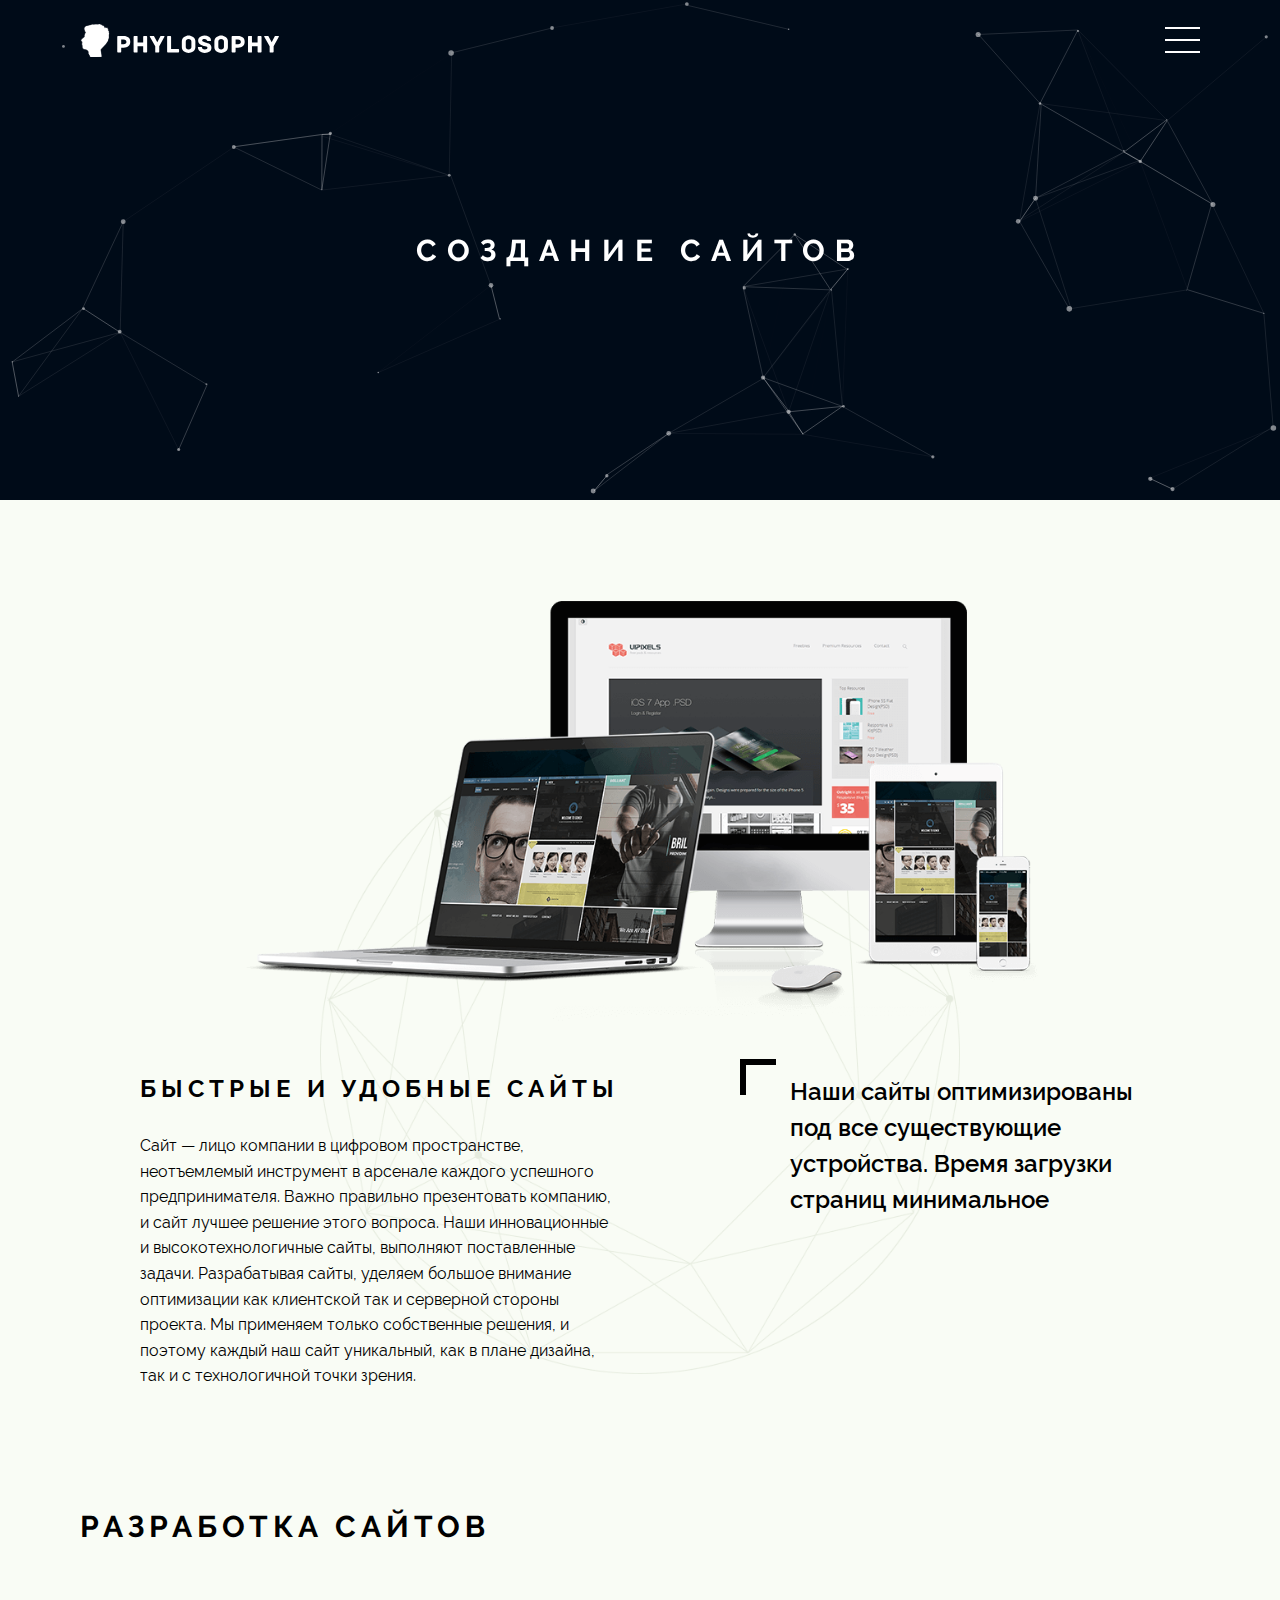
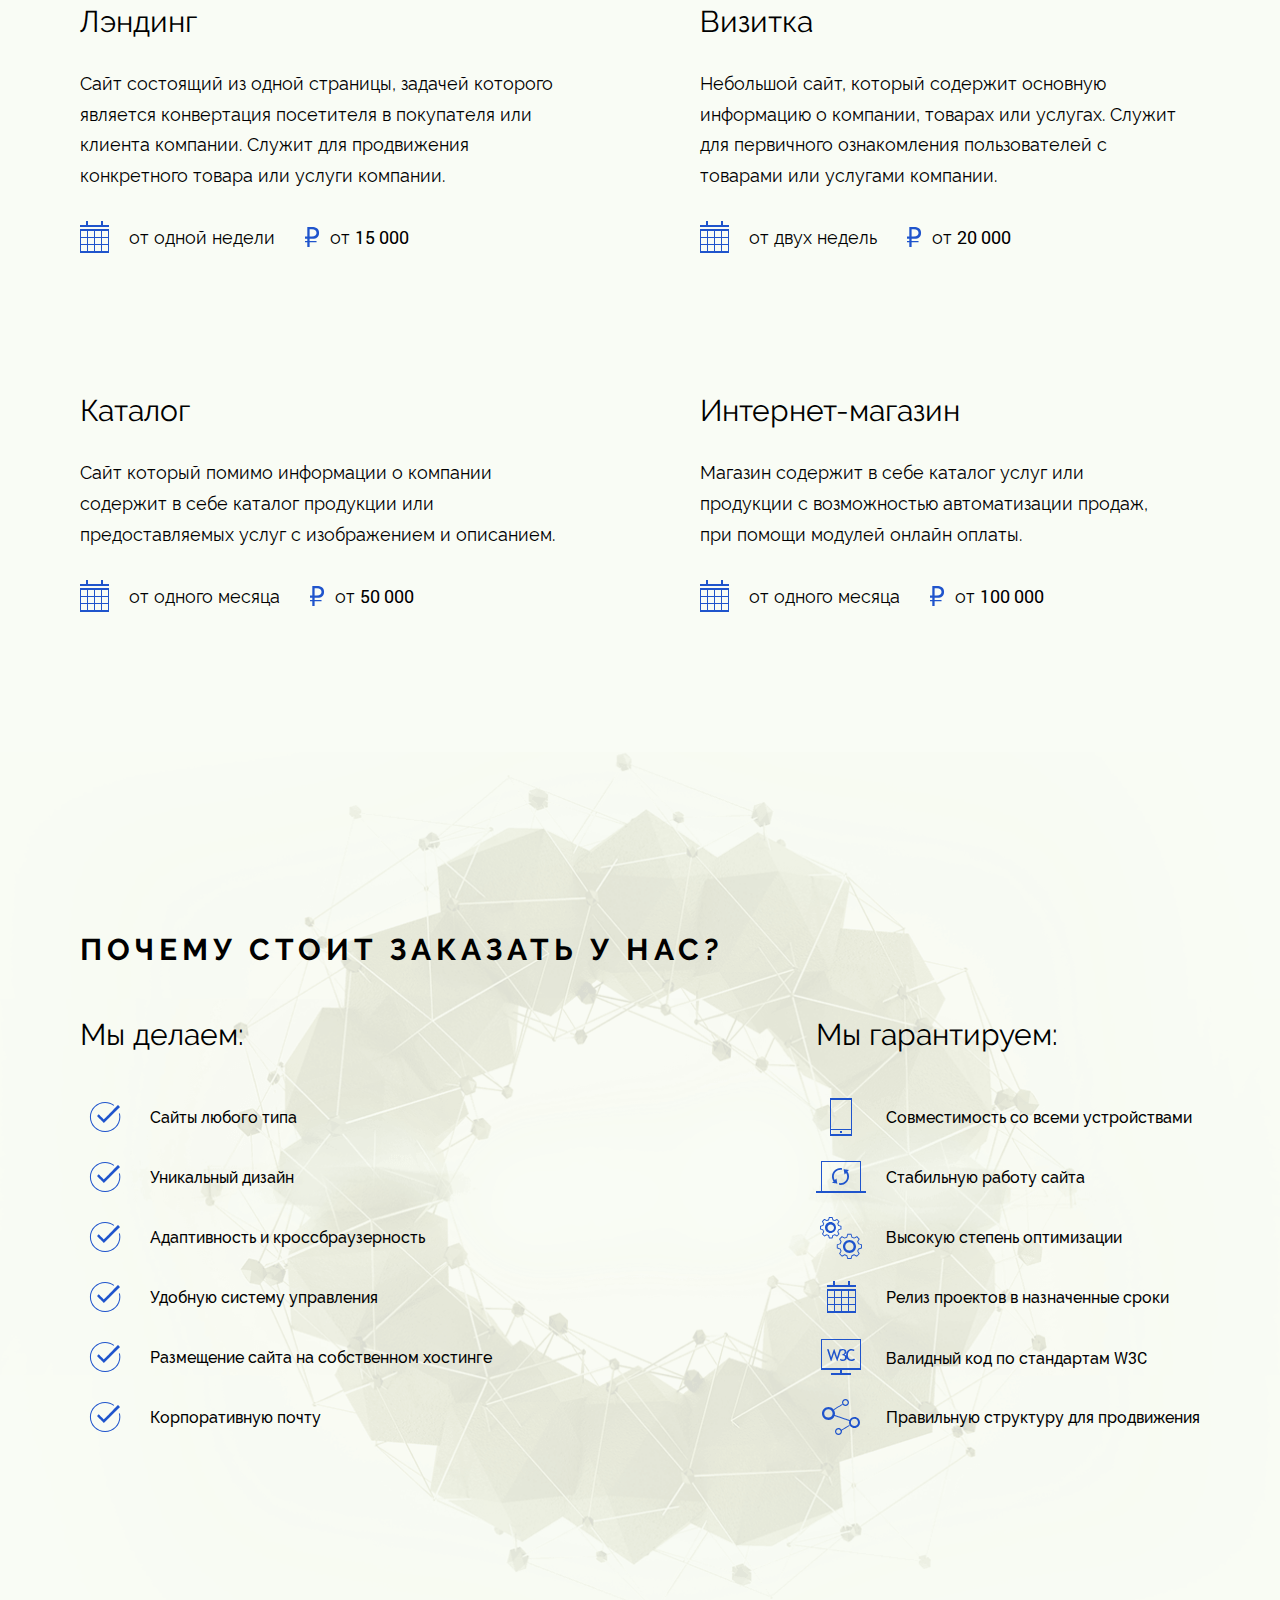
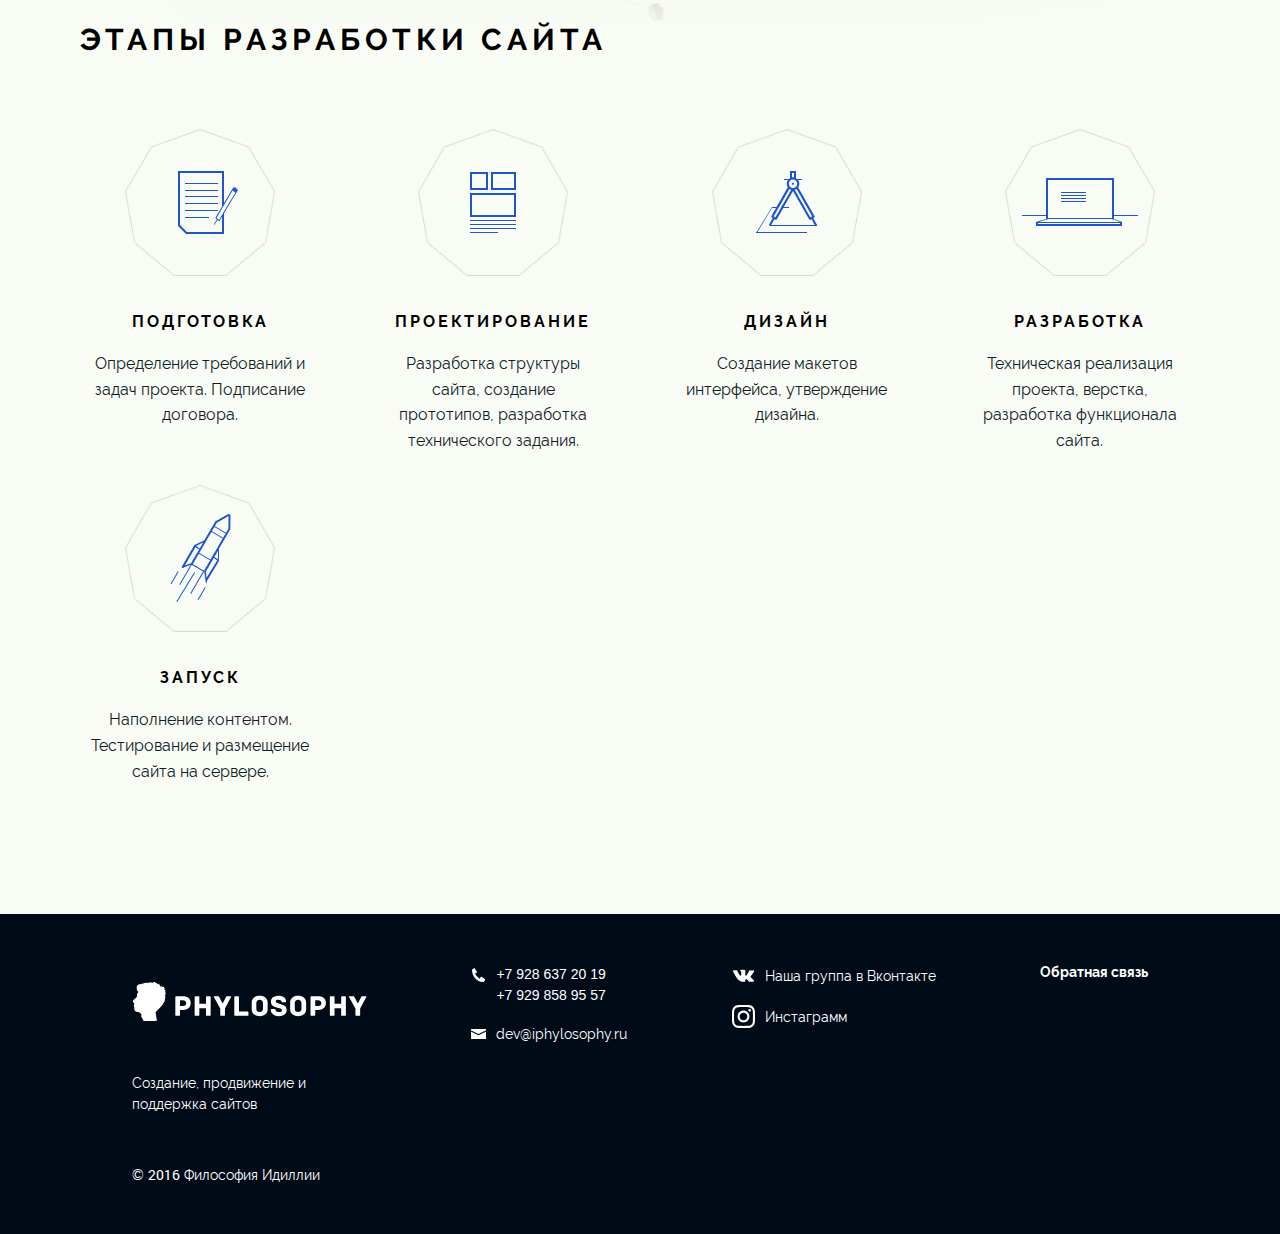
<file: create/index.html>
<!DOCTYPE html>
<html lang="ru">
<head>
	<meta charset="utf-8"/>
	<meta name="Description" content=""/>
	<meta name="DC.description" content=""/>
	<meta name="Keywords" content=""/>
	<meta name="DC.subject" content=""/>
	<meta name="format-detection" content="telephone=yes"/>
	<meta name="viewport" content="width=device-width, initial-scale=1.0">
	<meta http-equiv="X-UA-Compatible" content="IE=Edge" />
	<meta name="DC.title" content=""/>
	<title>IPHILOSOPHY — Создание современных сайтов</title>
	<link rel="stylesheet" type="text/css" href="/assets/css/jquery.bxslider.css">
	<link rel="stylesheet" href="/assets/css/main.min.css">
</head>
<style type="text/css">
.loaded .preload-cover{
	visibility:hidden;
	opacity:0;
}
.loaded .loader{
	visibility:hidden;
	opacity:0;
}
.preload-cover{
	position:fixed;width:100%;
	height:100%;
	left:0;
	top:0;
	background:#000b18;
	display:flex;
	-ms-align-items:center;
	align-items:center;
	justify-content:center;
	z-index:10000;
	visibility:visible;
	transition:all 0.5s 0.6s ease;
}
.loader,.loader:before,.loader:after{
	border:2px solid transparent;
	border-radius:50%;
	border-top-color:#fff;
	transition:all 0.5s ease
}
.loader{
	width:100px;
	height:100px;
	position:relative;
	animation:spin 1s infinite linear;
}
.loader:before,.loader:after{
	content:'';
	position:absolute
}
.loader:before{
	top:10px;
	bottom:10px;
	left:10px;
	right:10px;
	animation:spin 2s infinite linear;
}
.loader:after{
	top:22px;
	bottom:22px;
	left:22px;
	right:22px;
	animation:spin 1s infinite linear;
}

@-webkit-keyframes spin {
	from {
		transform:rotate(0deg);  
	}
	to { 
		transform:rotate(360deg);
	}
}

@-o-keyframes spin {
	from { 
		transform:rotate(0deg); 
	}
	to {
		transform:rotate(360deg);
	} 
}

@-moz-keyframes spin {
	from {
		transform:rotate(0deg);
	}
	to {
		transform:rotate(360deg);
	} 
}

@keyframes spin {
	from {
		transform:rotate(0deg);
	}
	to {
		transform:rotate(360deg);
	}
}
</style>
	<body>
		<div class="preload-cover">
			<div class="loader"></div>
		</div><header class="headTwo">
			<a href="/"><div class="logo bg_con"></div></a>
			<div class="hamburger-box">
				<div class="line l1"></div>
				<div class="line l2"></div>
				<div class="line l3"></div>
			</div>
		</header><div class="modal-menu fixed100">
			<div class="holder">
				<div class="typical-scroll-block m1 scrollbar-offset-minus-right">
					<div class="cover-block">
						<div class="item-block">
							<div class="item-box">
								<a href="/"><div class="item tr">
									<h2 class="menu-item">Главная</h2>
									<p class="item-info">Создание, поддержка, продвижение</p>
								</div></a>
							</div><div class="item-box">
								<a href="/create"><div class="item tr">
									<h2 class="menu-item">Создание сайтов</h2>
									<p class="item-info">Быстрые, удобные и оптимизированные</p>
								</div></a>
							</div><div class="item-box">
								<a href="/support"><div class="item tr">
									<h2 class="menu-item">Поддержка</h2>
									<p class="item-info">Своевременно оказываем помощь</p>
								</div></a>
							</div><div class="item-box">
								<a href="/promotion"><div class="item tr">
									<h2 class="menu-item">Продвижение</h2>
									<p class="item-info">Контекстная реклама и SEO оптимизация</p>
								</div></a>
							</div><div class="item-box">
								<a href="/design"><div class="item tr">
									<h2 class="menu-item">Дизайн</h2>
									<p class="item-info">Индивидуальный и креативный</p>
								</div></a>
							</div>
						</div><div class="item-block second">
							<div class="item-box fbk">
								<div class="item tr">
									<h2 class="menu-item">Контакты</h2>
									<p class="item-info">Связаться с нами, оставить сообщение</p>
								</div>
							</div><div class="item-box">
								<div class="item rel">
									<p class="phone">+7 928 637 20 19</p>
									<p class="phone sec">+7 929 858 95 57</p>
									<p class="item-info">Ежедневно с <span class="num">9:00</span> до <span class="num">21:00</span></p>
									<div class="icon phone bg_con"></div>
								</div>
							</div><div class="item-box">
								<div class="item rel">
									<p class="mail">dev@iphylosophy.ru</p>
									<p class="item-info">Электронная почта для вопросов и предложений</p>
									<div class="icon mail bg_con"></div>
								</div>
							</div><div class="item-box">
								<div class="item rel">
									<a href="https://vk.com/iphylosophy"><div class="social-img vk ibm bg_con"></div></a>
									<a href="https://www.instagram.com/iphylosophy.ru/"><div class="social-img inst ibm bg_con"></div></a>
									<p class="item-info">Мы в социальных сетях</p>
								</div>
							</div>
						</div>
					</div>
				</div>
			</div>
		</div><div class="modal-feedback">
			<div class="modal-holder">
				<div class="typical-scroll-block m2 scrollbar-offset-minus-right">
					<div class="cover-block">
						<div class="feedback-holder">
							<h2 class="menu-item">Контакты</h2>
							<form>
								<!-- Hidden Required Fields -->
								<input type="hidden" name="project_name" value="Философия Идиллии">
								<input type="hidden" name="admin_email" value="dev@iphylosophy.ru">
								<input type="hidden" name="form_subject" value="Контактная информация клиента">
								<!-- END Hidden Required Fields -->
								<input type="text" name="Имя" placeholder="Имя" required><br>
								<input type="text" name="E-mail" placeholder="E-mail"><br>
								<input type="text" name="Телефон" placeholder="Телефон" required><br>
								<textarea name="Сообщение" placeholder="Сообщение"></textarea><br>
								<button>Отправить сообщение</button>
							</form>
						</div><div class="item-block second">
								<div class="item-box">
									<div class="item rel">
										<p class="phone">+7 928 637 20 19</p>
										<p class="phone sec">+7 929 858 95 57</p>
										<p class="item-info">Ежедневно с <span class="num">9:00</span> до <span class="num">21:00</span></p>
										<div class="icon phone bg_con"></div>
									</div>
								</div><div class="item-box">
									<div class="item rel">
										<p class="mail">dev@iphylosophy.ru</p>
										<p class="item-info">Электронная почта для вопросов и предложений</p>
										<div class="icon mail bg_con"></div>
									</div>
								</div><div class="item-box">
									<div class="item rel">
										<a href="https://vk.com/iphylosophy"><div class="social-img vk ibm bg_con"></div></a>
										<a href="https://www.instagram.com/iphylosophy.ru/"><div class="social-img inst ibm bg_con"></div></a>
										<p class="item-info">Мы в социальных сетях</p>
									</div>
								</div>
							</div>
						</div>
					</div>
			</div><div class="hideline"></div><div class="close-feedback"></div>
		</div><section id="particles-js2" class="l2-head bg_cov">
			<h1 class="l2-title">Создание Сайтов</h1>
		</section><section class="create-about cr1">
			<div class="ca-holder bg_con">
				<div class="ca-image bg_con"></div>
				<div class="ca-cover">
					<div class="ca-block">
						<h2 class="create-page-title">Быстрые и Удобные Сайты</h2>
						<p class="create-page-info">Сайт — лицо компании в цифровом пространстве, неотъемлемый инструмент в арсенале каждого успешного предпринимателя. Важно правильно презентовать компанию, и сайт лучшее решение этого вопроса. Наши инновационные и высокотехнологичные сайты, выполняют поставленные задачи. Разрабатывая сайты, уделяем большое внимание оптимизации как клиентской так и серверной стороны проекта. Мы применяем только собственные решения, и поэтому каждый наш сайт уникальный, как в плане дизайна, так и с технологичной точки зрения.</p>
					</div><div class="promo-holder bbox">
						<div class="corner-line1"></div>
						<div class="corner-line2"></div>
						<p class="promo-info">Наши сайты оптимизированы под все существующие устройства. Время загрузки страниц минимальное</p>
					</div>
				</div>
			</div>
		</section><section class="site-price bg_cov">
			<div class="price-holder">
				<h2 class="create-page-title cr1">Разработка сайтов</h2>
				<div class="price-cover">
					<div class="price-item i1 bbox">
						<div class="item-holder">
							<h3 class="item-title">Лэндинг</h3>
							<p class="item-desc">Сайт состоящий из одной страницы, задачей которого является конвертация посетителя в покупателя или клиента компании. Служит для продвижения конкретного товара или услуги компании.</p>
								<div class="price-line"><div class="time bg_con"></div><p class="item-info">от одной недели</p><div class="rate bg_con"></div><p class="item-info">от <span class="prnum">15 000</span></p></div>
							<div class="button cr1">
								<div class="slide1 abs100 bbox">
									<p class="button-info">Заказать сайт</p><div class="helper"></div>
									</div><div class="slide2 abs100 bbox">
									<p class="button-info">Заказать сайт</p><div class="helper"></div>
								</div>
							</div>
						</div><div class="item-cover"></div>
					</div><div class="price-item i2 bbox">
						<div class="item-holder">
							<h3 class="item-title">Визитка</h3>
							<p class="item-desc">Небольшой сайт, который содержит основную информацию о компании, товарах или услугах. Служит для первичного ознакомления пользователей с товарами или услугами компании.</p>
							<div class="price-line"><div class="time bg_con"></div><p class="item-info">от двух недель</p><div class="rate bg_con"></div><p class="item-info">от <span class="prnum">20 000</span></p></div>
							<div class="button cr2">
								<div class="slide1 abs100 bbox">
									<p class="button-info">Заказать сайт</p><div class="helper"></div>
									</div><div class="slide2 abs100 bbox">
									<p class="button-info">Заказать сайт</p><div class="helper"></div>
								</div>
							</div>
						</div><div class="item-cover"></div>
					</div><div class="price-item i3 bbox">
						<div class="item-holder">
							<h3 class="item-title">Каталог</h3>
							<p class="item-desc">Сайт который помимо информации о компании содержит в себе каталог продукции или предоставляемых услуг с изображением и описанием.</p>
							<div class="price-line"><div class="time bg_con"></div><p class="item-info">от одного месяца</p><div class="rate bg_con"></div><p class="item-info">от <span class="prnum">50 000</span></p></div>
							<div class="button cr3">
								<div class="slide1 abs100 bbox">
									<p class="button-info">Заказать сайт</p><div class="helper"></div>
									</div><div class="slide2 abs100 bbox">
									<p class="button-info">Заказать сайт</p><div class="helper"></div>
								</div>
							</div>
						</div><div class="item-cover"></div>
					</div><div class="price-item i4 bbox">
						<div class="item-holder">
							<h3 class="item-title">Интернет-магазин</h3>
							<p class="item-desc">Магазин содержит в себе каталог услуг или продукции с возможностью автоматизации продаж, при помощи модулей онлайн оплаты.</p>
							<div class="price-line"><div class="time bg_con"></div><p class="item-info">от одного месяца</p><div class="rate bg_con"></div><p class="item-info">от <span class="prnum">100 000</span></p></div>
							<div class="button cr4">
								<div class="slide1 abs100 bbox">
									<p class="button-info">Заказать сайт</p><div class="helper"></div>
									</div><div class="slide2 abs100 bbox">
									<p class="button-info">Заказать сайт</p><div class="helper"></div>
								</div>
							</div>
						</div><div class="item-cover"></div>
					</div>
				</div>
			</div>
		</section><section class="why">
			<div class="why-holder bg_con">
				<h2 class="create-page-title">Почему стоит заказать у нас?</h2>
				<div class="why-cover">
					<div class="why-box">
						<h3 class="whywee">Мы делаем:</h3>
						<div class="why-line">
							<div class="why-icon bg_con"><div class="icon chek"></div></div><p class="why-info">Сайты любого типа</p>
						</div><div class="why-line">
							<div class="why-icon bg_con"><div class="icon chek"></div></div><p class="why-info">Уникальный дизайн</p>
						</div><div class="why-line">
							<div class="why-icon bg_con"><div class="icon chek"></div></div><p class="why-info">Адаптивность и кроссбраузерность</p>
						</div><div class="why-line">
							<div class="why-icon bg_con"><div class="icon chek"></div></div><p class="why-info">Удобную систему управления</p>
						</div><div class="why-line">
							<div class="why-icon bg_con"><div class="icon chek"></div></div><p class="why-info">Размещение сайта на собственном хостинге</p>
						</div><div class="why-line">
							<div class="why-icon bg_con"><div class="icon chek"></div></div><p class="why-info">Корпоративную почту</p>
						</div>
					</div><div class="why-box">
						<h3 class="whywee">Мы гарантируем:</h3>
						<div class="why-line">
							<div class="why-icon bg_con"><div class="icon cr1"></div></div><p class="why-info">Совместимость со всеми устройствами</p>
						</div><div class="why-line">
							<div class="why-icon bg_con"><div class="icon cr2"></div></div><p class="why-info">Стабильную работу сайта</p>
						</div><div class="why-line">
							<div class="why-icon bg_con"><div class="icon cr3"></div></div><p class="why-info">Высокую степень оптимизации</p>
						</div><div class="why-line">
							<div class="why-icon bg_con"><div class="icon cr4"></div></div><p class="why-info">Релиз проектов в назначенные сроки</p>
						</div><div class="why-line">
							<div class="why-icon bg_con"><div class="icon cr5"></div></div><p class="why-info">Валидный код по стандартам <span class="prnum">W3C</span></p>
						</div><div class="why-line">
							<div class="why-icon bg_con"><div class="icon cr6"></div></div><p class="why-info">Правильную структуру для продвижения</p>
						</div>
					</div>
				</div>
			</div>
		</section><section class="create-stage">
			<div class="stage-holder">
				<h2 class="create-page-title">Этапы разработки сайта</h2>
				<div class="stage-cover">
					<div class="stage-item">
						<div class="stage-image bg_con">
							<div class="stage-icon s1 bg_con"></div>
						</div><h3 class="stage-step">Подготовка</h3><p class="stage-info">Определение требований и задач проекта. Подписание договора.</p>
					</div><div class="stage-item">
						<div class="stage-image bg_con">
							<div class="stage-icon s2 bg_con"></div>
						</div><h3 class="stage-step">Проектирование</h3><p class="stage-info">Разработка структуры сайта, создание прототипов, разработка технического задания.</p>
					</div><div class="stage-item">
						<div class="stage-image bg_con">
							<div class="stage-icon s3 bg_con"></div>
						</div><h3 class="stage-step">Дизайн</h3><p class="stage-info">Создание макетов интерфейса, утверждение дизайна.</p>
					</div><div class="stage-item">
						<div class="stage-image bg_con">
							<div class="stage-icon s4 bg_con"></div>
						</div><h3 class="stage-step">Разработка</h3><p class="stage-info">Техническая реализация проекта, верстка, разработка функционала сайта.</p>
					</div><div class="stage-item">
						<div class="stage-image bg_con">
							<div class="stage-icon s5 bg_con"></div>
						</div><h3 class="stage-step">Запуск</h3><p class="stage-info">Наполнение контентом. Тестирование и размещение сайта на сервере.</p>
					</div>
				</div>
			</div>
		</section>

		<footer>
			<div class="footer-holder">
				<div class="footer-va ibm">
					<div class="footer-item">
						<a href="/"><div class="logo bg_con"></div></a>
						<p class="desc">Создание, продвижение и поддержка сайтов</p>
						<p class="cop">&#169; <span class="birthday">2016</span> Философия Идиллии</p>
					</div><div class="footer-item contacts">
						<div class="phone-box">
							<div class="item-line">
								<div class="icon phone bg_con"></div><a href="" class="number">+7 928 637 20 19</a>
							</div><div class="item-line">
								<a href="" class="number">+7 929 858 95 57</a>
							</div>
						</div><div class="mail-box">
							<div class="icon mail bg_con"></div><a href="" class="mail">dev@iphylosophy.ru</a>
						</div>
					</div><div class="footer-item social">
						<a href="https://vk.com/iphylosophy"><div class="item-line">
							<div class="icon vk bg_con"></div><p class="social-link">Наша группа в Вконтакте</p>
						</div></a><a href="https://www.instagram.com/iphylosophy.ru/"><div class="item-line">
							<div class="icon inst bg_con"></div><p class="social-link">Инстаграмм</p>
						</div></a>
					</div><div class="footer-item">
						<p class="feedback">Обратная связь</p>
					</div>
				</div><div class="helper"></div>
			</div>
		</footer>
		
		<script src="/assets/js/scripts.min.js"></script>
	</body>
</html>
</file>
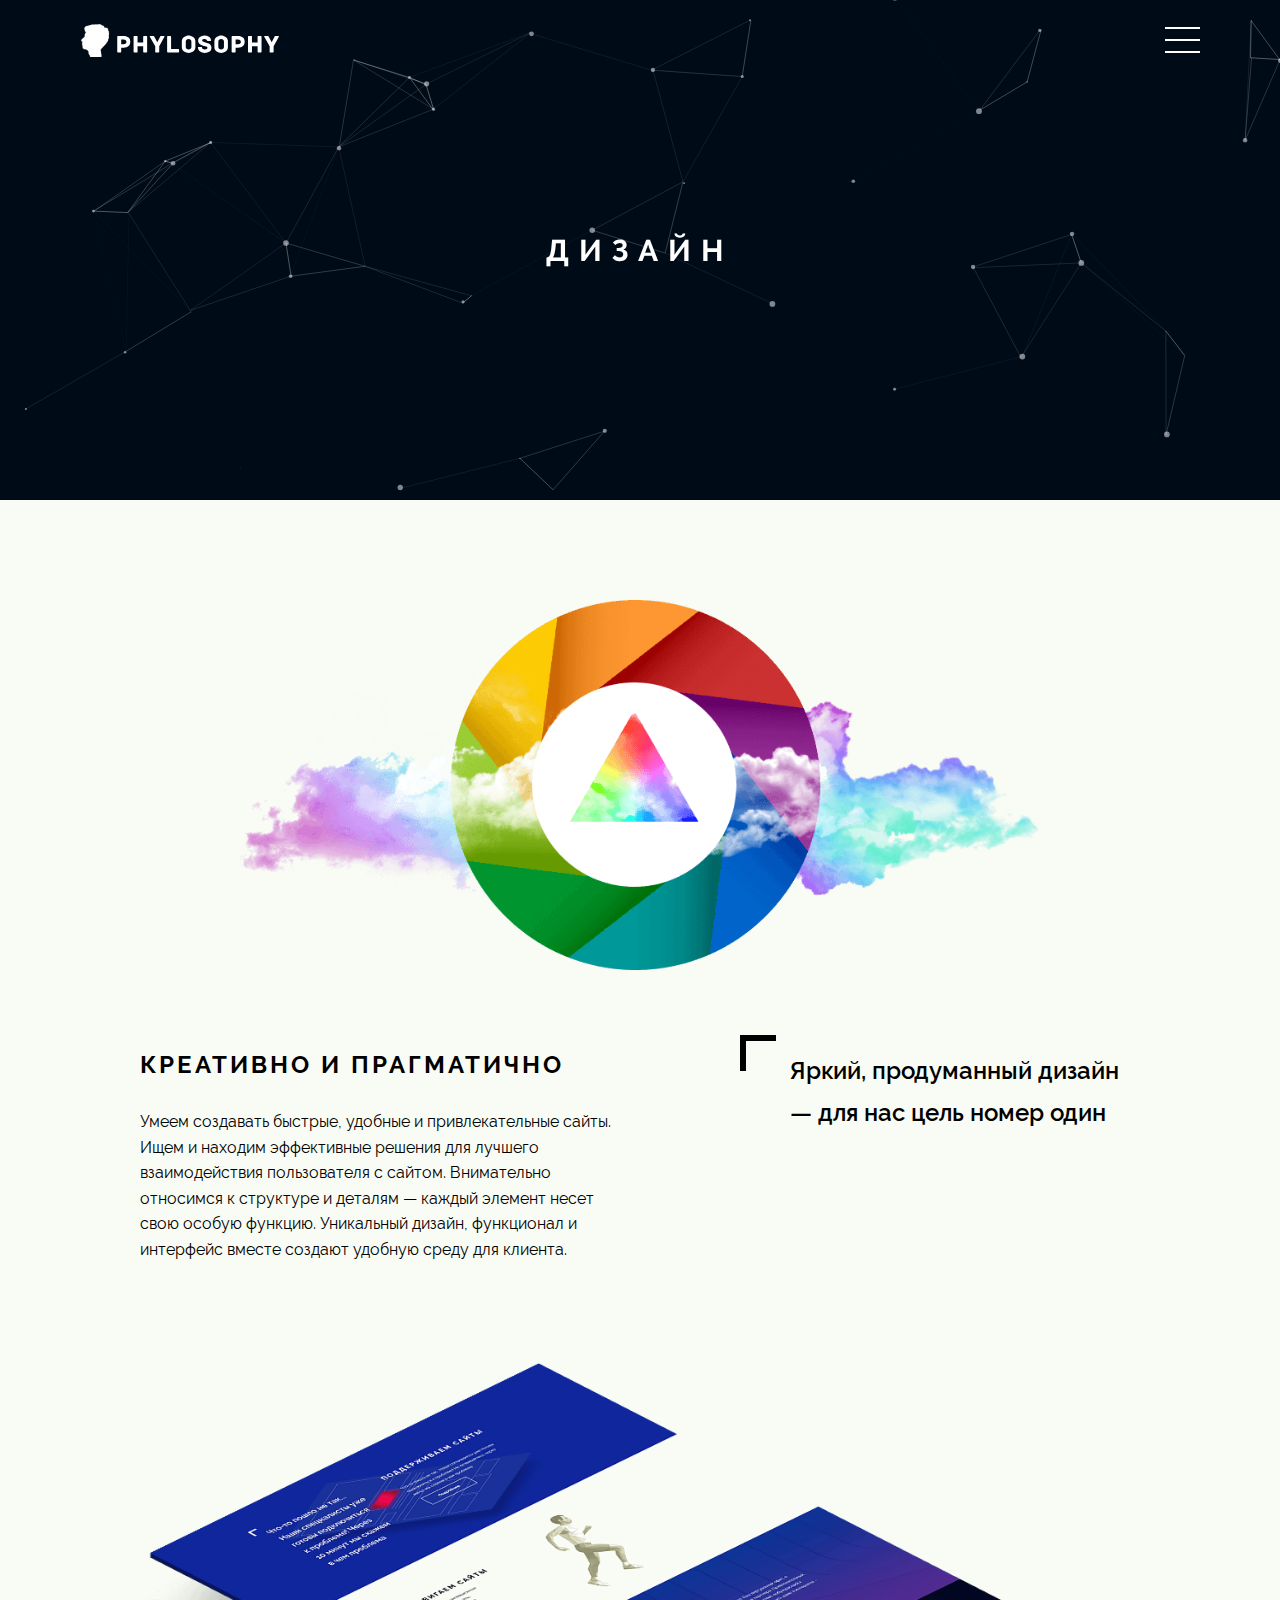
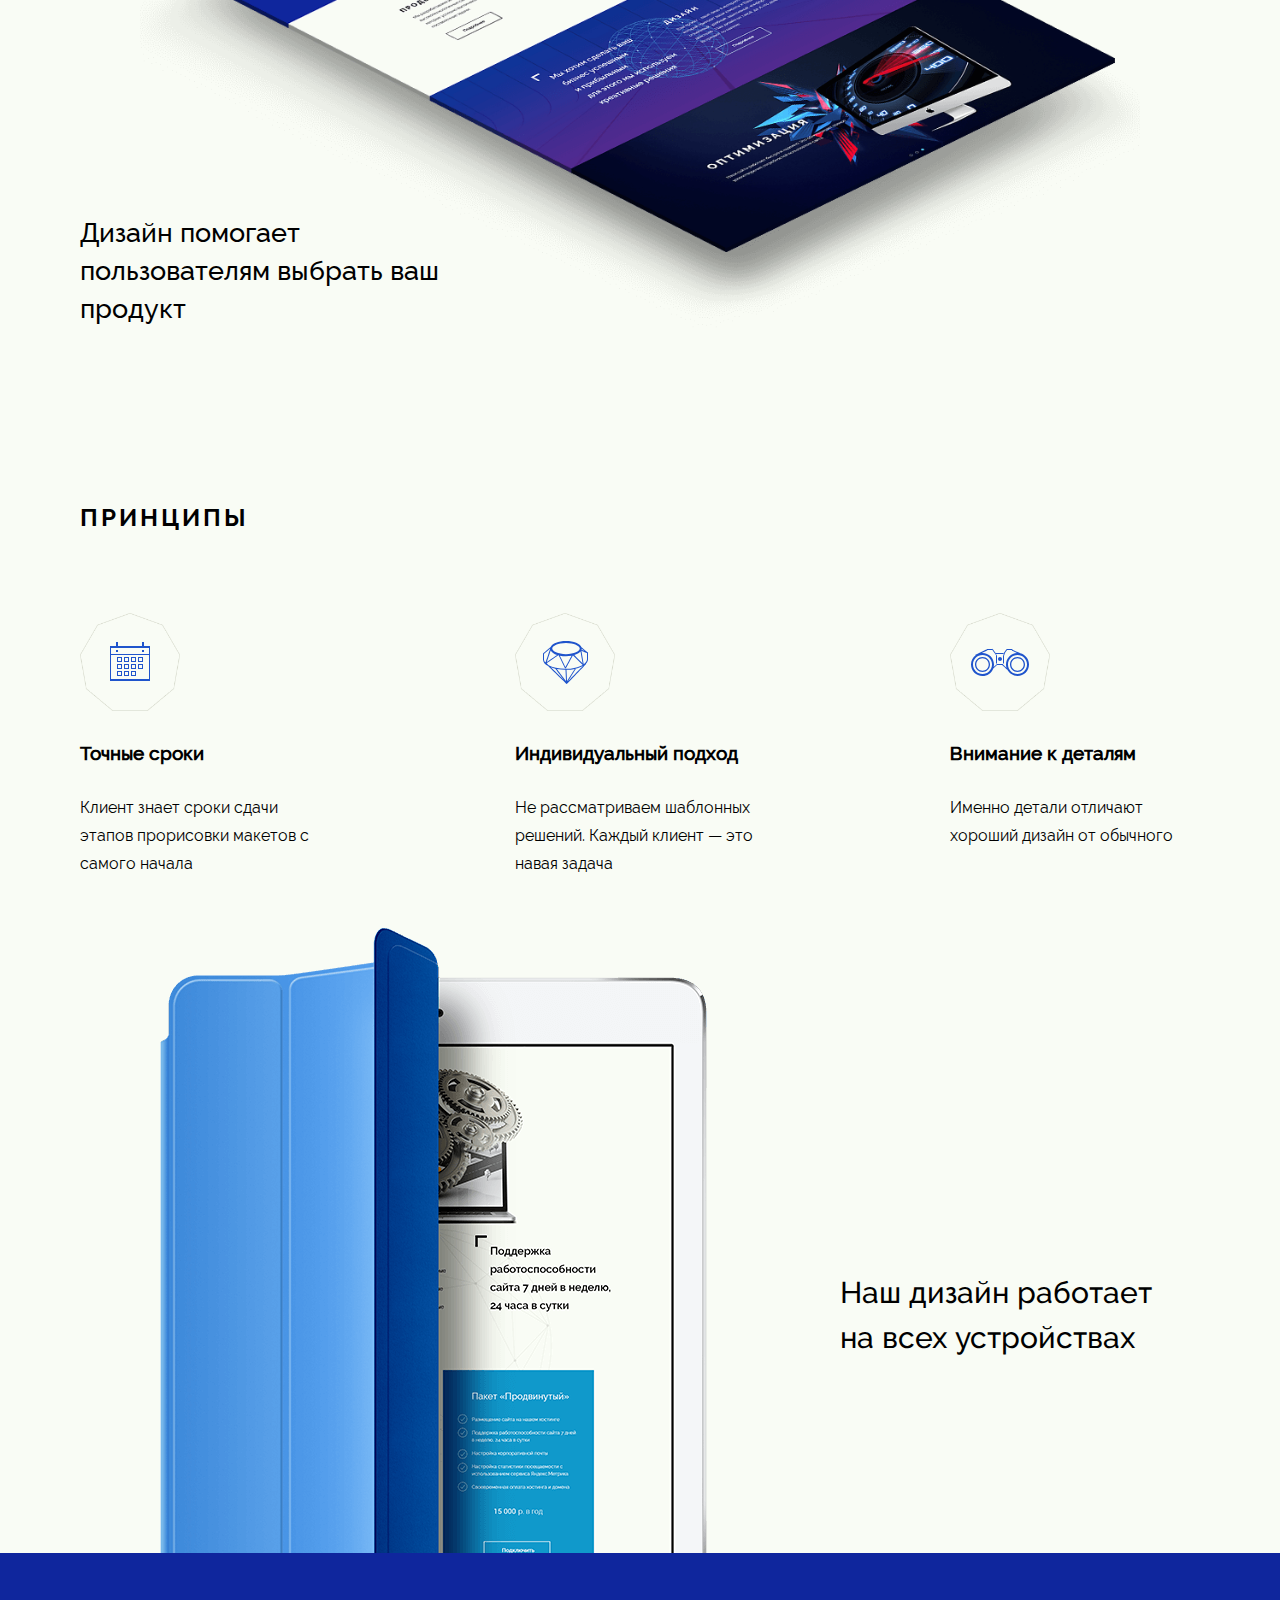
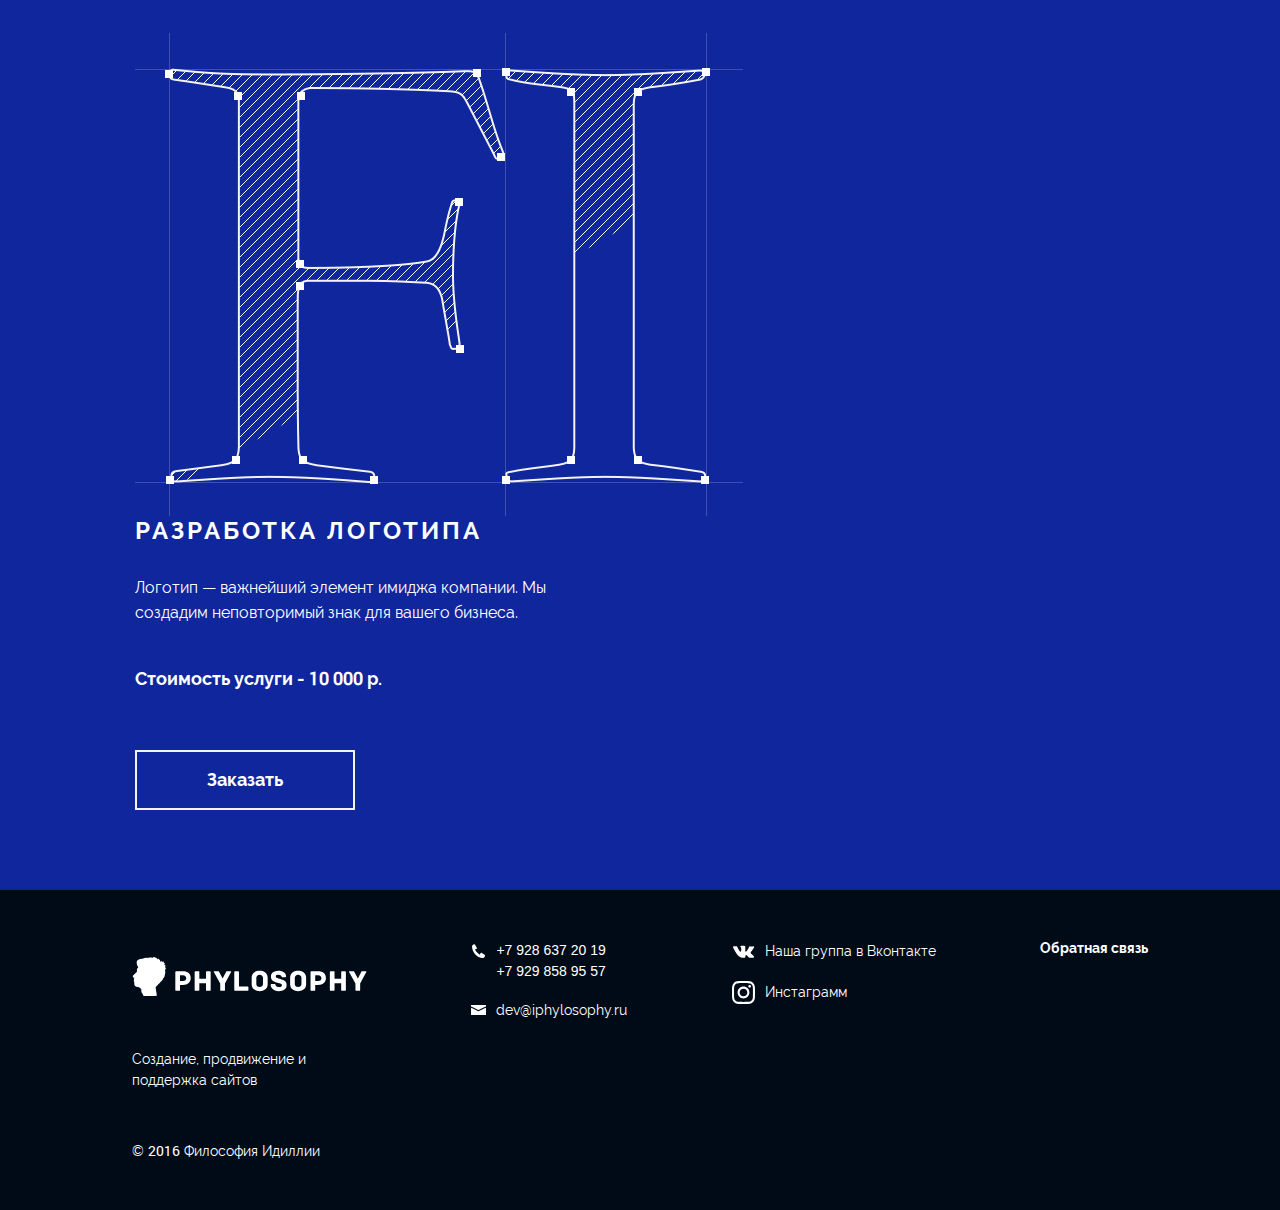
<file: design/index.html>
<!DOCTYPE html>
<html lang="ru">
<head>
	<meta charset="utf-8"/>
	<meta name="Description" content=""/>
	<meta name="DC.description" content=""/>
	<meta name="Keywords" content=""/>
	<meta name="DC.subject" content=""/>
	<meta name="format-detection" content="telephone=yes"/>
	<meta name="viewport" content="width=device-width, initial-scale=1.0">
	<meta http-equiv="X-UA-Compatible" content="IE=Edge" />
	<meta name="DC.title" content=""/>
	<title>IPHILOSOPHY — Создание современных сайтов</title>
	<link rel="stylesheet" type="text/css" href="/assets/css/jquery.bxslider.css">
	<link rel="stylesheet" href="/assets/css/main.min.css">
</head>
<style type="text/css">
.loaded .preload-cover{
	visibility:hidden;
	opacity:0;
}
.loaded .loader{
	visibility:hidden;
	opacity:0;
}
.preload-cover{
	position:fixed;width:100%;
	height:100%;
	left:0;
	top:0;
	background:#000b18;
	display:flex;
	-ms-align-items:center;
	align-items:center;
	justify-content:center;
	z-index:10000;
	visibility:visible;
	transition:all 0.5s 0.6s ease;
}
.loader,.loader:before,.loader:after{
	border:2px solid transparent;
	border-radius:50%;
	border-top-color:#fff;
	transition:all 0.5s ease
}
.loader{
	width:100px;
	height:100px;
	position:relative;
	animation:spin 1s infinite linear;
}
.loader:before,.loader:after{
	content:'';
	position:absolute
}
.loader:before{
	top:10px;
	bottom:10px;
	left:10px;
	right:10px;
	animation:spin 2s infinite linear;
}
.loader:after{
	top:22px;
	bottom:22px;
	left:22px;
	right:22px;
	animation:spin 1s infinite linear;
}

@-webkit-keyframes spin {
	from {
		transform:rotate(0deg);  
	}
	to { 
		transform:rotate(360deg);
	}
}

@-o-keyframes spin {
	from { 
		transform:rotate(0deg); 
	}
	to {
		transform:rotate(360deg);
	} 
}

@-moz-keyframes spin {
	from {
		transform:rotate(0deg);
	}
	to {
		transform:rotate(360deg);
	} 
}

@keyframes spin {
	from {
		transform:rotate(0deg);
	}
	to {
		transform:rotate(360deg);
	}
}
</style>
	<body>
		<div class="preload-cover">
		<div class="loader"></div>
	</div><header class="headTwo">
			<a href="/"><div class="logo bg_con"></div></a>
			<div class="hamburger-box">
				<div class="line l1"></div>
				<div class="line l2"></div>
				<div class="line l3"></div>
			</div>
		</header><div class="modal-menu fixed100">
			<div class="holder">
				<div class="typical-scroll-block m1 scrollbar-offset-minus-right">
					<div class="cover-block">
						<div class="item-block">
							<div class="item-box">
								<a href="/"><div class="item tr">
									<h2 class="menu-item">Главная</h2>
									<p class="item-info">Создание, поддержка, продвижение</p>
								</div></a>
							</div><div class="item-box">
								<a href="/create"><div class="item tr">
									<h2 class="menu-item">Создание сайтов</h2>
									<p class="item-info">Быстрые, удобные и оптимизированные</p>
								</div></a>
							</div><div class="item-box">
								<a href="/support"><div class="item tr">
									<h2 class="menu-item">Поддержка</h2>
									<p class="item-info">Своевременно оказываем помощь</p>
								</div></a>
							</div><div class="item-box">
								<a href="/promotion"><div class="item tr">
									<h2 class="menu-item">Продвижение</h2>
									<p class="item-info">Контекстная реклама и SEO оптимизация</p>
								</div></a>
							</div><div class="item-box">
								<a href="/design"><div class="item tr">
									<h2 class="menu-item">Дизайн</h2>
									<p class="item-info">Индивидуальный и креативный</p>
								</div></a>
							</div>
						</div><div class="item-block second">
							<div class="item-box fbk">
								<div class="item tr">
									<h2 class="menu-item">Контакты</h2>
									<p class="item-info">Связаться с нами, оставить сообщение</p>
								</div>
							</div><div class="item-box">
								<div class="item rel">
									<p class="phone">+7 928 637 20 19</p>
									<p class="phone sec">+7 929 858 95 57</p>
									<p class="item-info">Ежедневно с <span class="num">9:00</span> до <span class="num">21:00</span></p>
									<div class="icon phone bg_con"></div>
								</div>
							</div><div class="item-box">
								<div class="item rel">
									<p class="mail">dev@iphylosophy.ru</p>
									<p class="item-info">Электронная почта для вопросов и предложений</p>
									<div class="icon mail bg_con"></div>
								</div>
							</div><div class="item-box">
								<div class="item rel">
									<a href="https://vk.com/iphylosophy"><div class="social-img vk ibm bg_con"></div></a>
									<a href="https://www.instagram.com/iphylosophy.ru/"><div class="social-img inst ibm bg_con"></div></a>
									<p class="item-info">Мы в социальных сетях</p>
								</div>
							</div>
						</div>
					</div>
				</div>
			</div>
		</div><div class="modal-feedback">
			<div class="modal-holder">
				<div class="typical-scroll-block m2 scrollbar-offset-minus-right">
					<div class="cover-block">
						<div class="feedback-holder">
							<h2 class="menu-item">Контакты</h2>
							<form>
								<!-- Hidden Required Fields -->
								<input type="hidden" name="project_name" value="Философия Идиллии">
								<input type="hidden" name="admin_email" value="dev@iphylosophy.ru">
								<input type="hidden" name="form_subject" value="Контактная информация клиента">
								<!-- END Hidden Required Fields -->
								<input type="text" name="Имя" placeholder="Имя" required><br>
								<input type="text" name="E-mail" placeholder="E-mail"><br>
								<input type="text" name="Телефон" placeholder="Телефон" required><br>
								<textarea name="Сообщение" placeholder="Сообщение"></textarea><br>
								<button>Отправить сообщение</button>
							</form>
						</div><div class="item-block second">
								<div class="item-box">
									<div class="item rel">
										<p class="phone">+7 928 637 20 19</p>
										<p class="phone sec">+7 929 858 95 57</p>
										<p class="item-info">Ежедневно с <span class="num">9:00</span> до <span class="num">21:00</span></p>
										<div class="icon phone bg_con"></div>
									</div>
								</div><div class="item-box">
									<div class="item rel">
										<p class="mail">dev@iphylosophy.ru</p>
										<p class="item-info">Электронная почта для вопросов и предложений</p>
										<div class="icon mail bg_con"></div>
									</div>
								</div><div class="item-box">
									<div class="item rel">
										<a href="https://vk.com/iphylosophy"><div class="social-img vk ibm bg_con"></div></a>
										<a href="https://www.instagram.com/iphylosophy.ru/"><div class="social-img inst ibm bg_con"></div></a>
										<p class="item-info">Мы в социальных сетях</p>
									</div>
								</div>
							</div>
						</div>
					</div>
			</div><div class="hideline"></div><div class="close-feedback"></div>
		</div><section id="particles-js2" class="l2-head bg_cov">
			<h1 class="l2-title">Дизайн</h1>
		</section><section class="l2-section des bbox">
			<div class="l2-holder">
				<div class="l2-img dezing bg_con"></div><div class="article-cover">
				<div class="l2-article promotion">
					<h2 class="article-title desing">Креативно и прагматично</h2><p class="article-info">Умеем создавать быстрые, удобные и привлекательные сайты. Ищем и находим эффективные решения для лучшего взаимодействия пользователя с сайтом. Внимательно относимся к структуре и деталям — каждый элемент несет свою особую функцию. Уникальный дизайн, функционал и интерфейс вместе создают удобную среду для клиента.</p>
				</div><div class="promo-holder bbox">
						<div class="corner-line1"></div>
						<div class="corner-line2"></div>
						<p class="promo-info">Яркий, продуманный дизайн — для нас цель номер один</p>
				</div></div>
			</div>
		</section><section class="experience">
			<div class="exp-holder">
				<div class="exp-img bg_cov"></div>
				<div class="exp-info">Дизайн помогает пользователям выбрать ваш продукт</div>
			</div>
		</section><section class="principles bbox">
			<div class="principles-holder">
				<h2 class="article-title pr">Принципы</h2>
				<div class="service-advantage">
					<div class="advantage-box">
						<div class="adv-img bg_con"><div class="adv-icon i1 bg_con"></div></div><h3 class="adv-title">Точные сроки</h3><p class="adv-info">Клиент знает сроки сдачи этапов прорисовки макетов с самого начала</p>
					</div><div class="advantage-box">
					<div class="adv-img bg_con"><div class="adv-icon i2 bg_con"></div></div><h3 class="adv-title">Индивидуальный подход</h3><p class="adv-info">Не рассматриваем шаблонных решений. Каждый клиент — это навая задача</p>
				</div><div class="advantage-box">
				<div class="adv-img bg_con"><div class="adv-icon i3 bg_con"></div></div><h3 class="adv-title">Внимание к деталям</h3><p class="adv-info">Именно детали отличают хороший дизайн от обычного</p>
			</div>
		</div><div class="smart-box"><div class="tablet-img bg_con"></div><div class="exp-info bbox"><p class="si">Наш дизайн работает на всех устройствах</p></div></div>
			</div>
		</section><section class="design-logo">
			<div class="holder">
				<div class="info-block">
					<h2 class="article-title">Разработка логотипа</h2><p class="article-info">Логотип — важнейший элемент имиджа компании. Мы создадим неповторимый знак для вашего бизнеса.</p><p class="article-price">Стоимость услуги - <span class="price">10 000</span> р.</p>
					<div class="button d1">
						<div class="slide1 abs100 bbox">
							<p class="button-info">Заказать</p><div class="helper"></div>
							</div><div class="slide2 abs100 bbox">
							<p class="button-info">Заказать</p><div class="helper"></div>
						</div>
					</div>
				</div><div class="deslog-img bg_con"></div>
			</div>
		</section>

		<footer>
			<div class="footer-holder">
				<div class="footer-va ibm">
					<div class="footer-item">
						<a href="/"><div class="logo bg_con"></div></a>
						<p class="desc">Создание, продвижение и поддержка сайтов</p>
						<p class="cop">&#169; <span class="birthday">2016</span> Философия Идиллии</p>
					</div><div class="footer-item contacts">
						<div class="phone-box">
							<div class="item-line">
								<div class="icon phone bg_con"></div><a href="" class="number">+7 928 637 20 19</a>
							</div><div class="item-line">
								<a href="" class="number">+7 929 858 95 57</a>
							</div>
						</div><div class="mail-box">
							<div class="icon mail bg_con"></div><a href="" class="mail">dev@iphylosophy.ru</a>
						</div>
					</div><div class="footer-item social">
						<a href="https://vk.com/iphylosophy"><div class="item-line">
							<div class="icon vk bg_con"></div><p class="social-link">Наша группа в Вконтакте</p>
						</div></a><a href="https://www.instagram.com/iphylosophy.ru/"><div class="item-line">
							<div class="icon inst bg_con"></div><p class="social-link">Инстаграмм</p>
						</div></a>
					</div><div class="footer-item">
						<p class="feedback">Обратная связь</p>
					</div>
				</div><div class="helper"></div>
			</div>
		</footer>
		
		<script src="/assets/js/scripts.min.js"></script>
	</body>
</html>
</file>
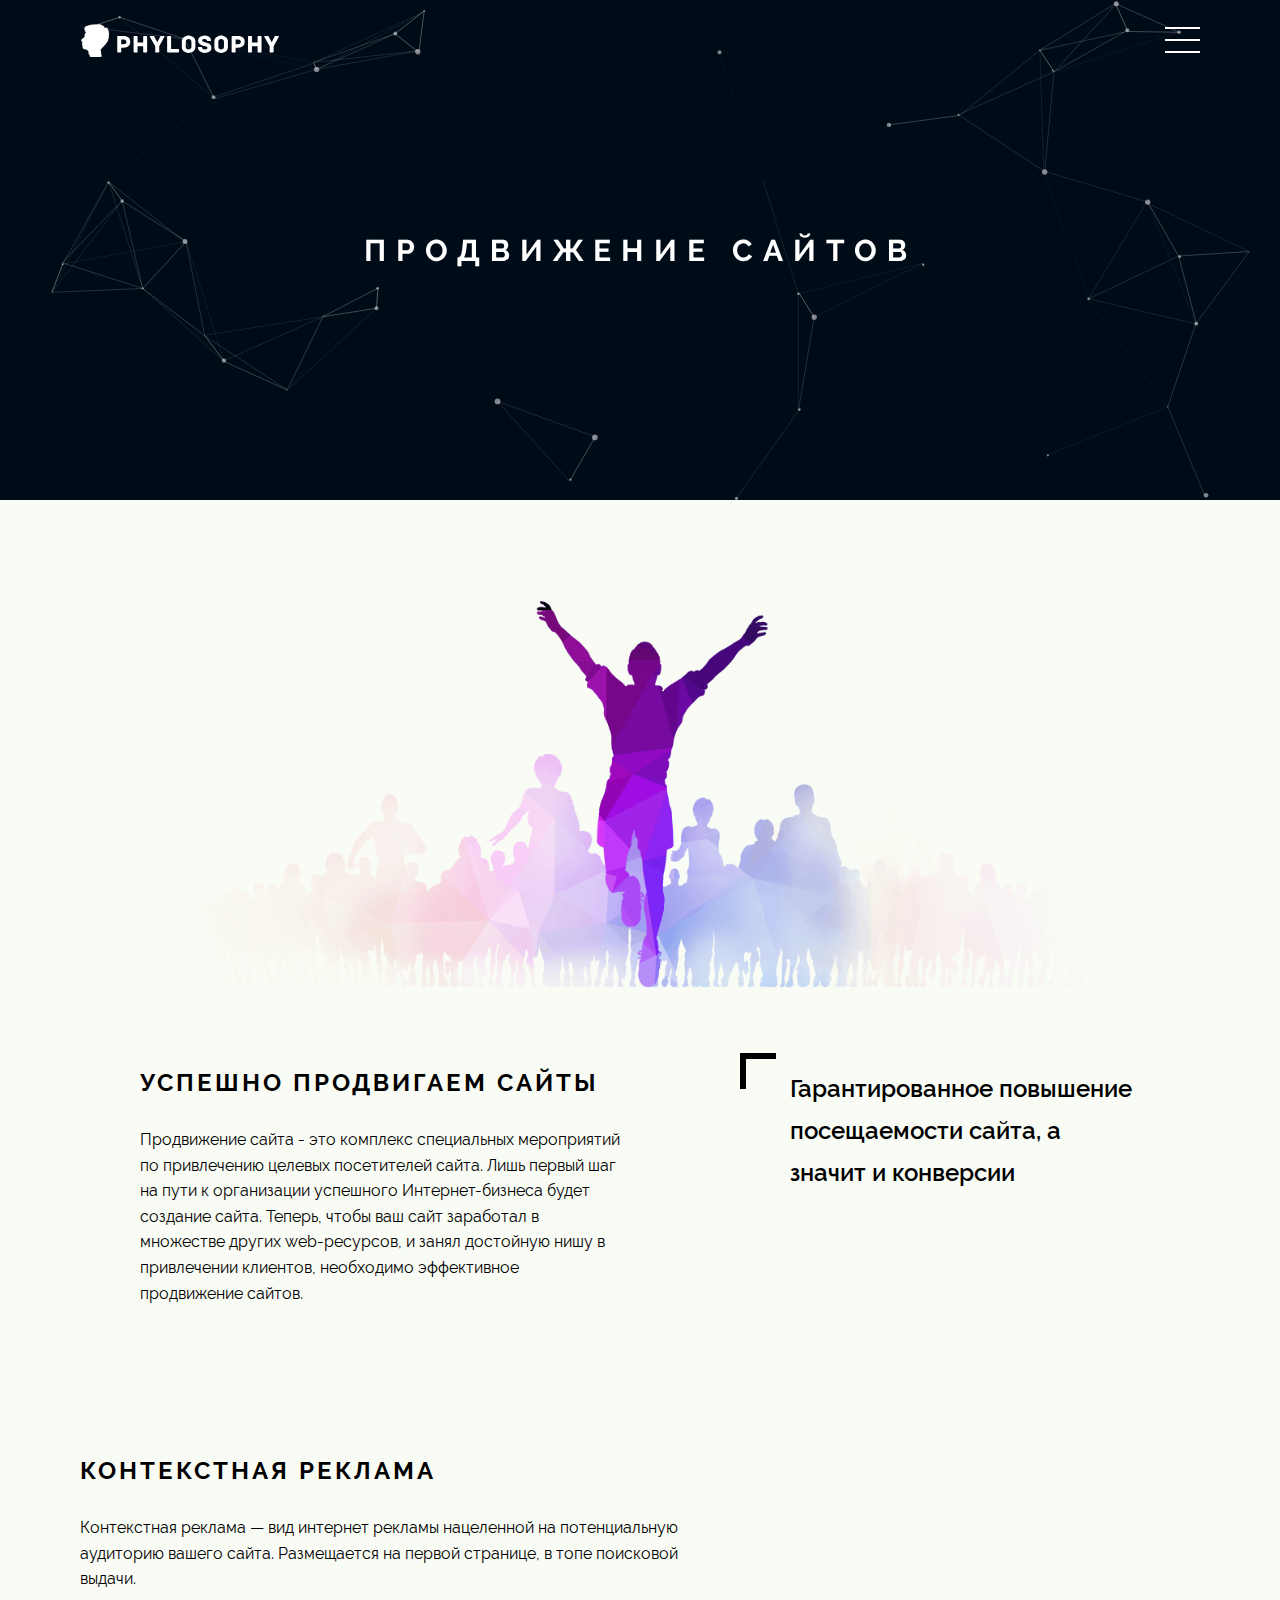
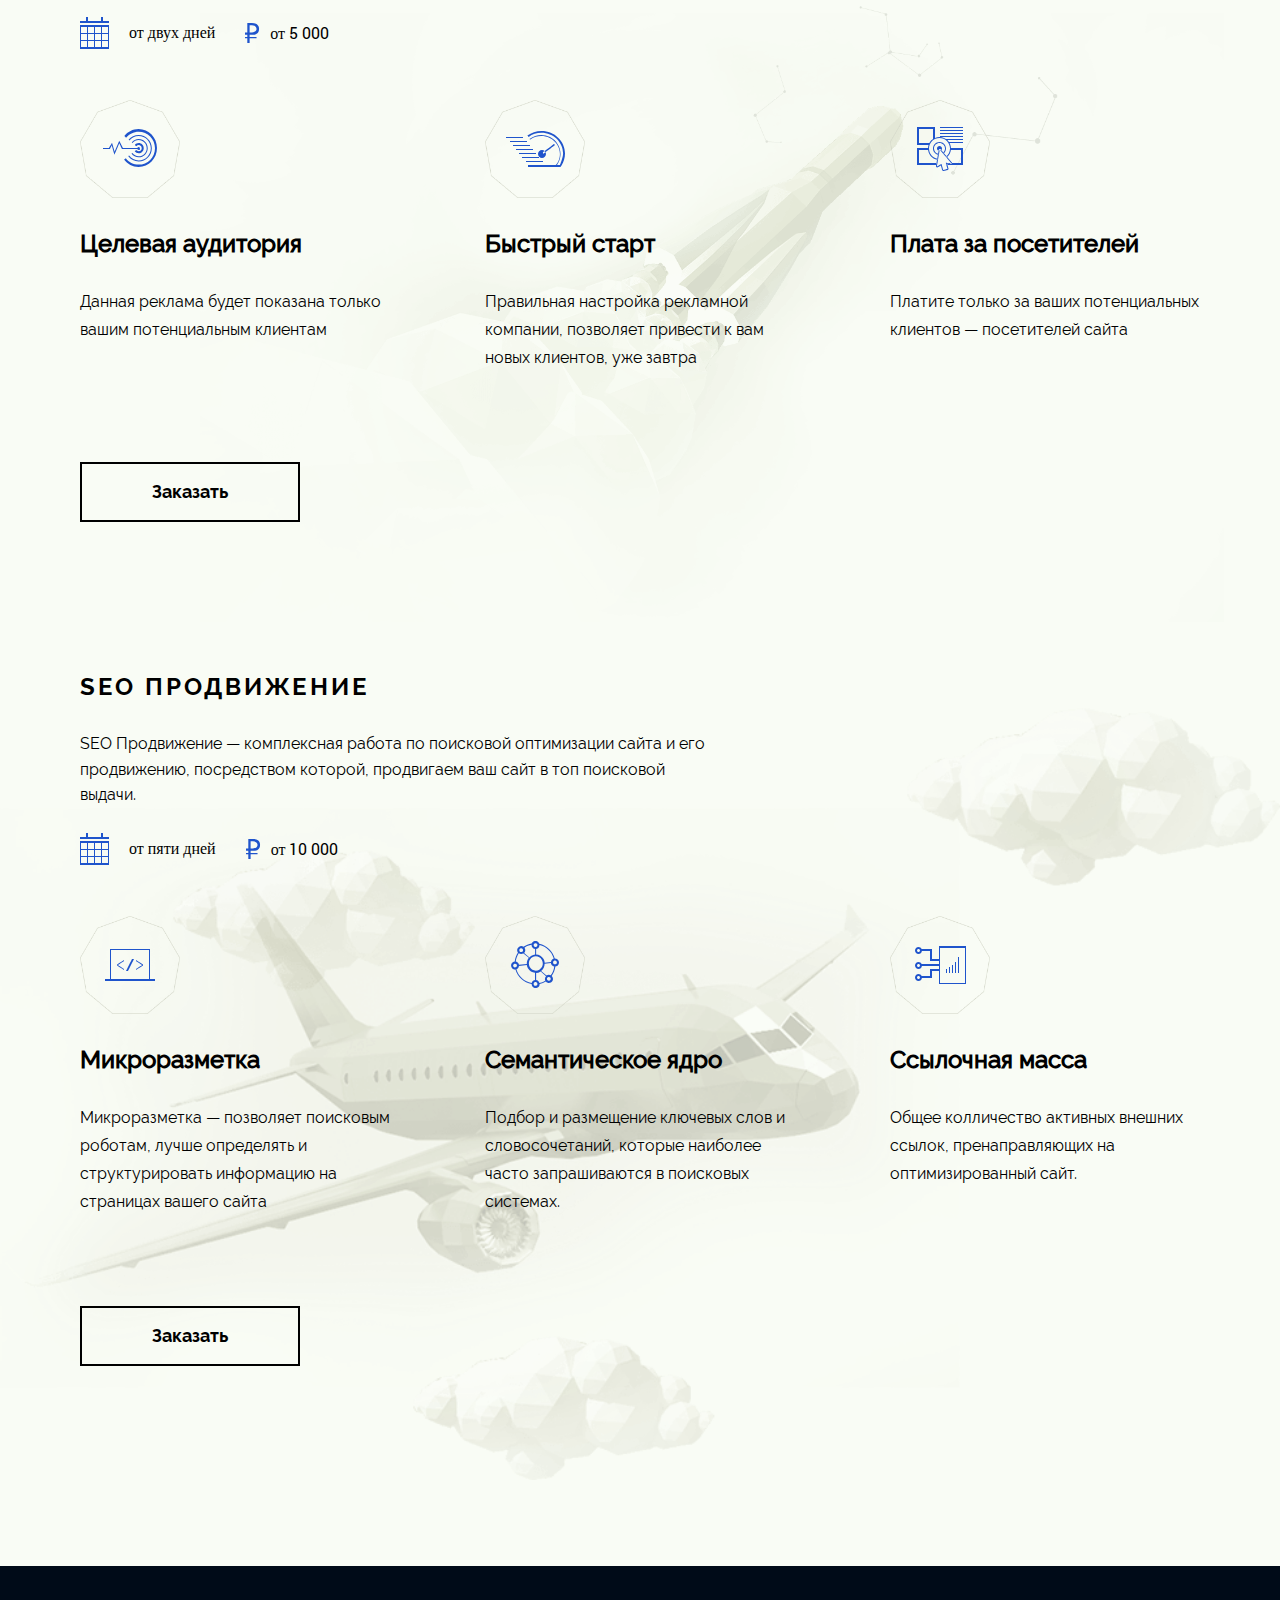
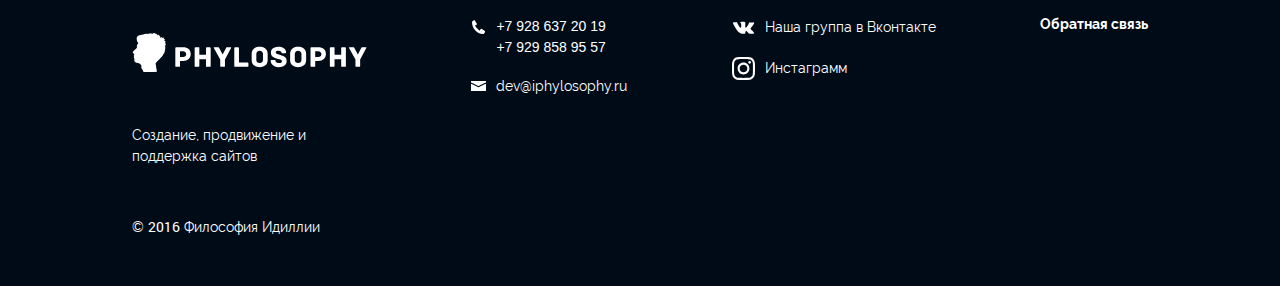
<file: promotion/index.html>
<!DOCTYPE html>
<html lang="ru">
<head>
	<meta charset="utf-8"/>
	<meta name="Description" content=""/>
	<meta name="DC.description" content=""/>
	<meta name="Keywords" content=""/>
	<meta name="DC.subject" content=""/>
	<meta name="format-detection" content="telephone=yes"/>
	<meta name="viewport" content="width=device-width, initial-scale=1.0">
	<meta http-equiv="X-UA-Compatible" content="IE=Edge" />
	<meta name="DC.title" content=""/>
	<title>IPHILOSOPHY — Создание современных сайтов</title>
	<link rel="stylesheet" type="text/css" href="/assets/css/jquery.bxslider.css">
	<link rel="stylesheet" href="/assets/css/main.min.css">
</head>
<style type="text/css">
.loaded .preload-cover{
	visibility:hidden;
	opacity:0;
}
.loaded .loader{
	visibility:hidden;
	opacity:0;
}
.preload-cover{
	position:fixed;width:100%;
	height:100%;
	left:0;
	top:0;
	background:#000b18;
	display:flex;
	-ms-align-items:center;
	align-items:center;
	justify-content:center;
	z-index:10000;
	visibility:visible;
	transition:all 0.5s 0.6s ease;
}
.loader,.loader:before,.loader:after{
	border:2px solid transparent;
	border-radius:50%;
	border-top-color:#fff;
	transition:all 0.5s ease
}
.loader{
	width:100px;
	height:100px;
	position:relative;
	animation:spin 1s infinite linear;
}
.loader:before,.loader:after{
	content:'';
	position:absolute
}
.loader:before{
	top:10px;
	bottom:10px;
	left:10px;
	right:10px;
	animation:spin 2s infinite linear;
}
.loader:after{
	top:22px;
	bottom:22px;
	left:22px;
	right:22px;
	animation:spin 1s infinite linear;
}

@-webkit-keyframes spin {
	from {
		transform:rotate(0deg);  
	}
	to { 
		transform:rotate(360deg);
	}
}

@-o-keyframes spin {
	from { 
		transform:rotate(0deg); 
	}
	to {
		transform:rotate(360deg);
	} 
}

@-moz-keyframes spin {
	from {
		transform:rotate(0deg);
	}
	to {
		transform:rotate(360deg);
	} 
}

@keyframes spin {
	from {
		transform:rotate(0deg);
	}
	to {
		transform:rotate(360deg);
	}
}
</style>
	<body>
		<div class="preload-cover">
		<div class="loader"></div>
	</div><header class="headTwo">
			<a href="/"><div class="logo bg_con"></div></a>
			<div class="hamburger-box">
				<div class="line l1"></div>
				<div class="line l2"></div>
				<div class="line l3"></div>
			</div>
		</header><div class="modal-menu fixed100">
			<div class="holder">
				<div class="typical-scroll-block m1 scrollbar-offset-minus-right">
					<div class="cover-block">
						<div class="item-block">
							<div class="item-box">
								<a href="/"><div class="item tr">
									<h2 class="menu-item">Главная</h2>
									<p class="item-info">Создание, поддержка, продвижение</p>
								</div></a>
							</div><div class="item-box">
								<a href="/create"><div class="item tr">
									<h2 class="menu-item">Создание сайтов</h2>
									<p class="item-info">Быстрые, удобные и оптимизированные</p>
								</div></a>
							</div><div class="item-box">
								<a href="/support"><div class="item tr">
									<h2 class="menu-item">Поддержка</h2>
									<p class="item-info">Своевременно оказываем помощь</p>
								</div></a>
							</div><div class="item-box">
								<a href="/promotion"><div class="item tr">
									<h2 class="menu-item">Продвижение</h2>
									<p class="item-info">Контекстная реклама и SEO оптимизация</p>
								</div></a>
							</div><div class="item-box">
								<a href="/design"><div class="item tr">
									<h2 class="menu-item">Дизайн</h2>
									<p class="item-info">Индивидуальный и креативный</p>
								</div></a>
							</div>
						</div><div class="item-block second">
							<div class="item-box fbk">
								<div class="item tr">
									<h2 class="menu-item">Контакты</h2>
									<p class="item-info">Связаться с нами, оставить сообщение</p>
								</div>
							</div><div class="item-box">
								<div class="item rel">
									<p class="phone">+7 928 637 20 19</p>
									<p class="phone sec">+7 929 858 95 57</p>
									<p class="item-info">Ежедневно с <span class="num">9:00</span> до <span class="num">21:00</span></p>
									<div class="icon phone bg_con"></div>
								</div>
							</div><div class="item-box">
								<div class="item rel">
									<p class="mail">dev@iphylosophy.ru</p>
									<p class="item-info">Электронная почта для вопросов и предложений</p>
									<div class="icon mail bg_con"></div>
								</div>
							</div><div class="item-box">
								<div class="item rel">
									<a href="https://vk.com/iphylosophy"><div class="social-img vk ibm bg_con"></div></a>
									<a href="https://www.instagram.com/iphylosophy.ru/"><div class="social-img inst ibm bg_con"></div></a>
									<p class="item-info">Мы в социальных сетях</p>
								</div>
							</div>
						</div>
					</div>
				</div>
			</div>
		</div><div class="modal-feedback">
			<div class="modal-holder">
				<div class="typical-scroll-block m2 scrollbar-offset-minus-right">
					<div class="cover-block">
						<div class="feedback-holder">
							<h2 class="menu-item">Контакты</h2>
							<form>
								<!-- Hidden Required Fields -->
								<input type="hidden" name="project_name" value="Философия Идиллии">
								<input type="hidden" name="admin_email" value="dev@iphylosophy.ru">
								<input type="hidden" name="form_subject" value="Контактная информация клиента">
								<!-- END Hidden Required Fields -->
								<input type="text" name="Имя" placeholder="Имя" required><br>
								<input type="text" name="E-mail" placeholder="E-mail"><br>
								<input type="text" name="Телефон" placeholder="Телефон" required><br>
								<textarea name="Сообщение" placeholder="Сообщение"></textarea><br>
								<button>Отправить сообщение</button>
							</form>
						</div><div class="item-block second">
								<div class="item-box">
									<div class="item rel">
										<p class="phone">+7 928 637 20 19</p>
										<p class="phone sec">+7 929 858 95 57</p>
										<p class="item-info">Ежедневно с <span class="num">9:00</span> до <span class="num">21:00</span></p>
										<div class="icon phone bg_con"></div>
									</div>
								</div><div class="item-box">
									<div class="item rel">
										<p class="mail">dev@iphylosophy.ru</p>
										<p class="item-info">Электронная почта для вопросов и предложений</p>
										<div class="icon mail bg_con"></div>
									</div>
								</div><div class="item-box">
									<div class="item rel">
										<a href="https://vk.com/iphylosophy"><div class="social-img vk ibm bg_con"></div></a>
										<a href="https://www.instagram.com/iphylosophy.ru/"><div class="social-img inst ibm bg_con"></div></a>
										<p class="item-info">Мы в социальных сетях</p>
									</div>
								</div>
							</div>
						</div>
					</div>
			</div><div class="hideline"></div><div class="close-feedback"></div>
		</div><section id="particles-js2" class="l2-head bg_cov">
			<h1 class="l2-title">Продвижение Сайтов</h1>
		</section><section class="l2-section bbox">
			<div class="l2-holder">
				<div class="l2-img promotion bg_con"></div><div class="article-cover">
				<div class="l2-article promotion">
					<h2 class="article-title">Успешно продвигаем сайты</h2><p class="article-info">Продвижение сайта - это комплекс специальных мероприятий по привлечению целевых посетителей сайта. Лишь первый шаг на пути к организации успешного Интернет-бизнеса будет создание сайта. Теперь, чтобы ваш сайт заработал в множестве других web-ресурсов, и занял достойную нишу в привлечении клиентов, необходимо эффективное продвижение сайтов.</p>
				</div><div class="promo-holder bbox">
						<div class="corner-line1"></div>
						<div class="corner-line2"></div>
						<p class="promo-info">Гарантированное повышение посещаемости сайта, а значит и конверсии</p>
				</div></div>
			</div>
		</section><section class="promotion-services direct bg_con">
			<div class="servicers-holder">
				<div class="service-article">
					<div class="service-block">
						<h2 class="article-title">Контекстная реклама</h2><p class="article-info">Контекстная реклама — вид интернет рекламы нацеленной на потенциальную аудиторию вашего сайта. Размещается на первой странице, в топе поисковой выдачи.</p>
						<div class="price-line"><div class="time bg_con"></div><p class="item-info">от двух дней</p><div class="rate bg_con"></div><p class="item-info">от <span class="prnum">5 000</span></p></div>
					</div><div class="service-advantage">
						<div class="advantage-box">
							<div class="adv-img bg_con"><div class="adv-icon i1 bg_con"></div></div><h3 class="adv-title">Целевая аудитория</h3><p class="adv-info">Данная реклама будет показана только вашим потенциальным клиентам</p>
						</div><div class="advantage-box">
							<div class="adv-img bg_con"><div class="adv-icon i2 bg_con"></div></div><h3 class="adv-title">Быстрый старт</h3><p class="adv-info">Правильная настройка рекламной компании, позволяет привести к вам новых клиентов, уже завтра</p>
						</div><div class="advantage-box">
							<div class="adv-img bg_con"><div class="adv-icon i3 bg_con"></div></div><h3 class="adv-title">Плата за посетителей</h3><p class="adv-info">Платите только за ваших потенциальных клиентов — посетителей сайта</p>
						</div>
					</div><div class="button pr1">
					<div class="slide1 abs100 bbox">
						<p class="button-info">Заказать</p><div class="helper"></div>
					</div><div class="slide2 abs100 bbox">
						<p class="button-info">Заказать</p><div class="helper"></div>
					</div>
				</div>
				</div>
			</div>
		</section><section class="promotion-services seo bg_con">
			<div class="servicers-holder">
				<div class="service-article">
					<div class="service-block">
						<h2 class="article-title">SEO Продвижение</h2><p class="article-info">SEO Продвижение — комплексная работа по поисковой оптимизации сайта и его продвижению, посредством которой, продвигаем ваш сайт в топ поисковой выдачи.</p>
						<div class="price-line"><div class="time bg_con"></div><p class="item-info">от пяти дней</p><div class="rate bg_con"></div><p class="item-info">от <span class="prnum">10 000</span></p></div>
					</div><div class="service-advantage">
						<div class="advantage-box">
							<div class="adv-img bg_con"><div class="adv-icon i4 bg_con"></div></div><h3 class="adv-title">Микроразметка</h3><p class="adv-info">Микроразметка — позволяет поисковым роботам, лучше определять и структурировать информацию на страницах вашего сайта</p>
						</div><div class="advantage-box">
							<div class="adv-img bg_con"><div class="adv-icon i5 bg_con"></div></div><h3 class="adv-title">Семантическое ядро</h3><p class="adv-info">Подбор и размещение ключевых слов и словосочетаний, которые наиболее часто запрашиваются в поисковых системах.</p>
						</div><div class="advantage-box">
							<div class="adv-img bg_con"><div class="adv-icon i6 bg_con"></div></div><h3 class="adv-title">Ссылочная масса</h3><p class="adv-info">Общее колличество активных внешних ссылок, пренаправляющих на оптимизированный сайт.</p>
						</div>
					</div><div class="button pr2">
					<div class="slide1 abs100 bbox">
						<p class="button-info">Заказать</p><div class="helper"></div>
					</div><div class="slide2 abs100 bbox">
						<p class="button-info">Заказать</p><div class="helper"></div>
					</div>
				</div>
				</div>
			</div>
		</section>

		<footer>
			<div class="footer-holder">
				<div class="footer-va ibm">
					<div class="footer-item">
						<a href="/"><div class="logo bg_con"></div></a>
						<p class="desc">Создание, продвижение и поддержка сайтов</p>
						<p class="cop">&#169; <span class="birthday">2016</span> Философия Идиллии</p>
					</div><div class="footer-item contacts">
						<div class="phone-box">
							<div class="item-line">
								<div class="icon phone bg_con"></div><a href="" class="number">+7 928 637 20 19</a>
							</div><div class="item-line">
								<a href="" class="number">+7 929 858 95 57</a>
							</div>
						</div><div class="mail-box">
							<div class="icon mail bg_con"></div><a href="" class="mail">dev@iphylosophy.ru</a>
						</div>
					</div><div class="footer-item social">
						<a href="https://vk.com/iphylosophy"><div class="item-line">
							<div class="icon vk bg_con"></div><p class="social-link">Наша группа в Вконтакте</p>
						</div></a><a href="https://www.instagram.com/iphylosophy.ru/"><div class="item-line">
							<div class="icon inst bg_con"></div><p class="social-link">Инстаграмм</p>
						</div></a>
					</div><div class="footer-item">
						<p class="feedback">Обратная связь</p>
					</div>
				</div><div class="helper"></div>
			</div>
		</footer>
		
		<script src="/assets/js/scripts.min.js"></script>
	</body>
</html>
</file>
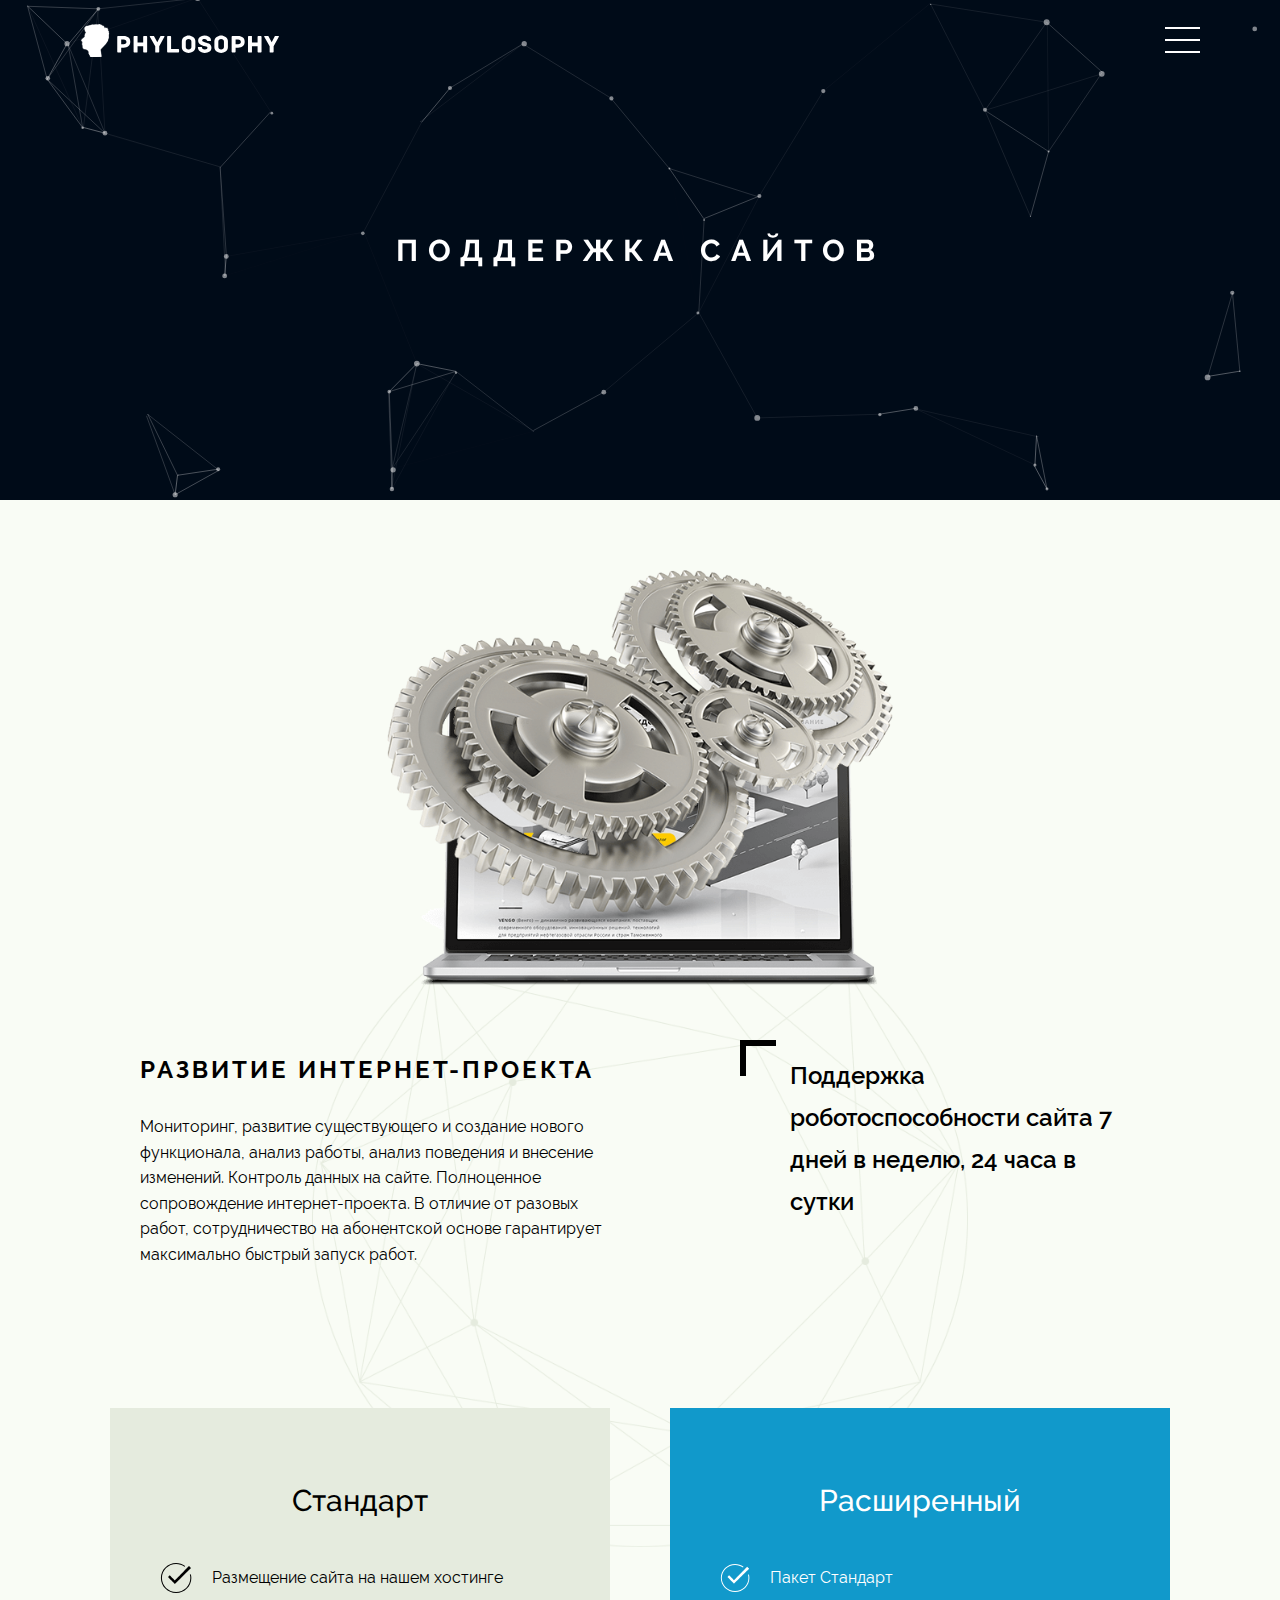
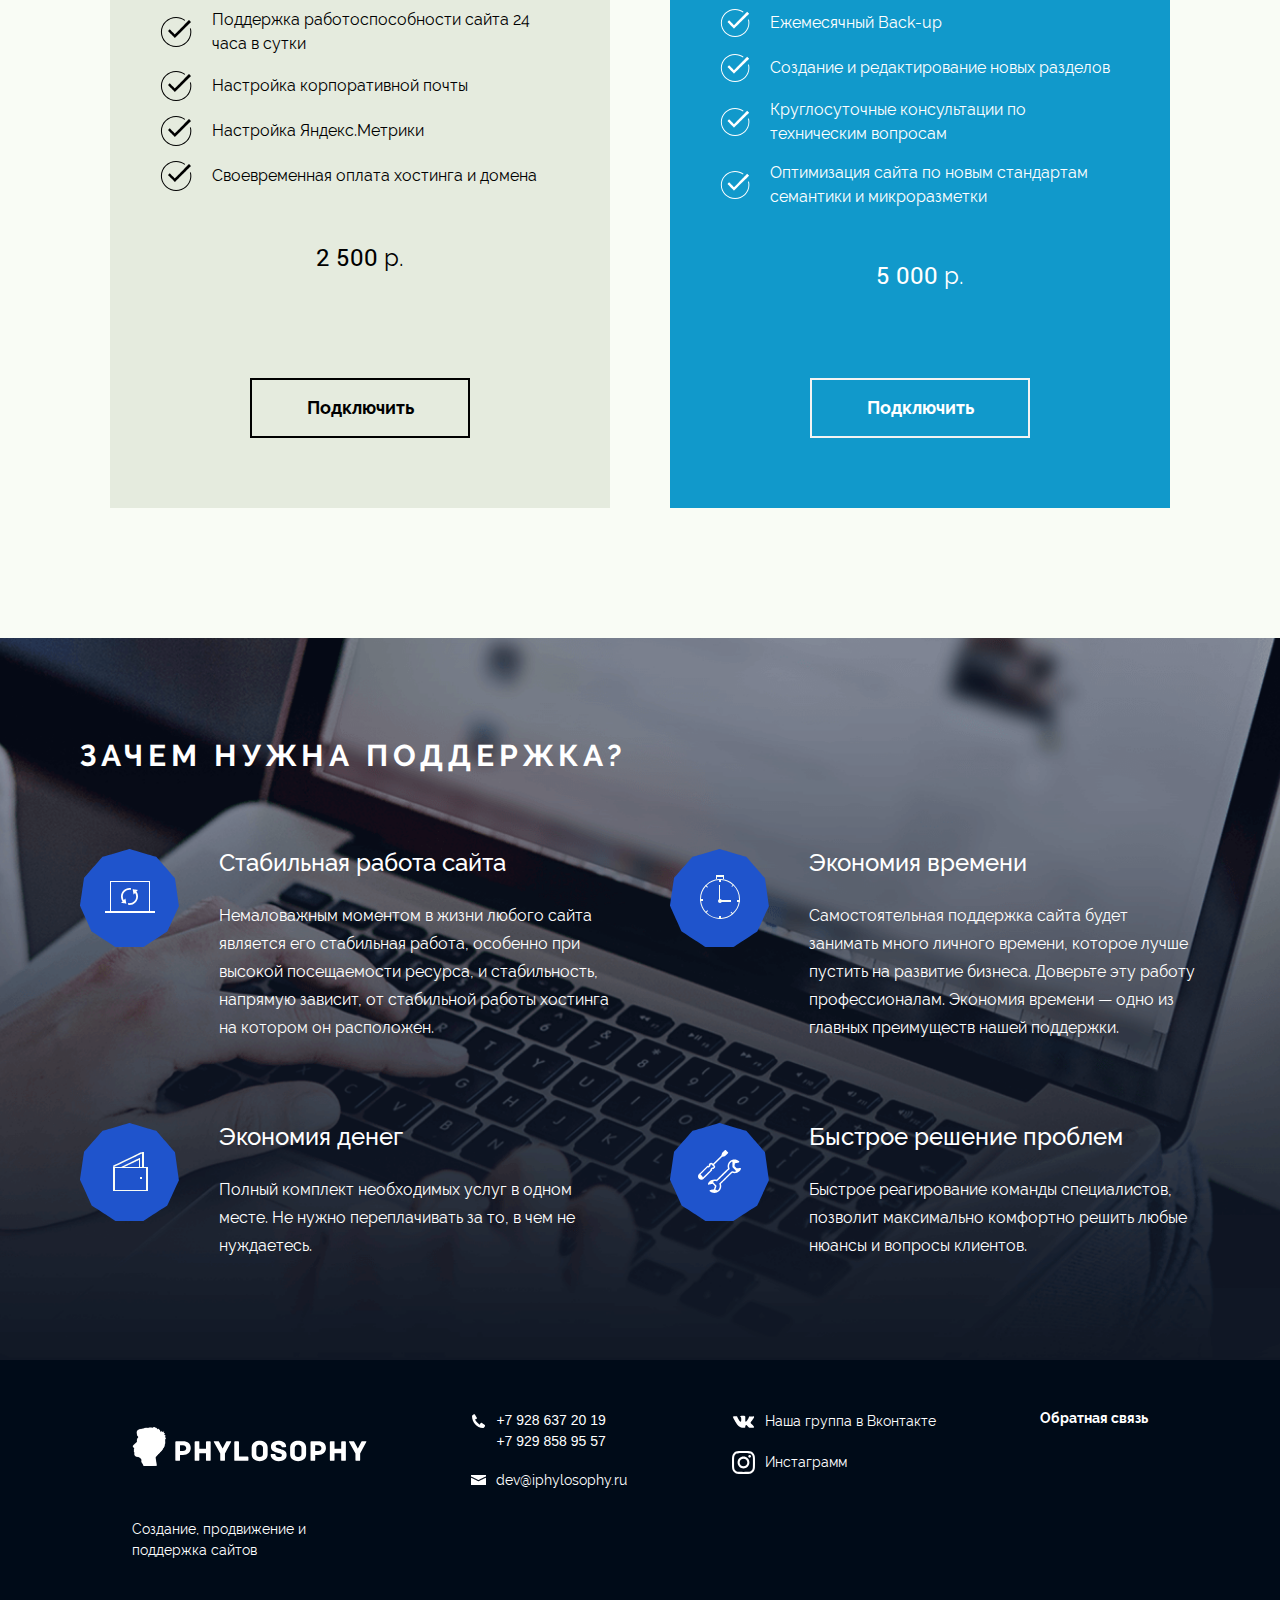
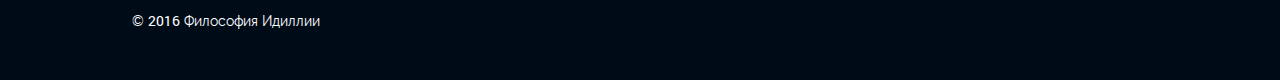
<file: support/index.html>
<!DOCTYPE html>
<html lang="ru">
<head>
	<meta charset="utf-8"/>
	<meta name="Description" content=""/>
	<meta name="DC.description" content=""/>
	<meta name="Keywords" content=""/>
	<meta name="DC.subject" content=""/>
	<meta name="format-detection" content="telephone=yes"/>
	<meta name="viewport" content="width=device-width, initial-scale=1.0">
	<meta http-equiv="X-UA-Compatible" content="IE=Edge" />
	<meta name="DC.title" content=""/>
	<title>IPHILOSOPHY — Создание современных сайтов</title>
	<link rel="stylesheet" type="text/css" href="/assets/css/jquery.bxslider.css">
	<link rel="stylesheet" href="/assets/css/main.min.css">
</head>
<style type="text/css">
.loaded .preload-cover{
	visibility:hidden;
	opacity:0;
}
.loaded .loader{
	visibility:hidden;
	opacity:0;
}
.preload-cover{
	position:fixed;width:100%;
	height:100%;
	left:0;
	top:0;
	background:#000b18;
	display:flex;
	-ms-align-items:center;
	align-items:center;
	justify-content:center;
	z-index:10000;
	visibility:visible;
	transition:all 0.5s 0.6s ease;
}
.loader,.loader:before,.loader:after{
	border:2px solid transparent;
	border-radius:50%;
	border-top-color:#fff;
	transition:all 0.5s ease
}
.loader{
	width:100px;
	height:100px;
	position:relative;
	animation:spin 1s infinite linear;
}
.loader:before,.loader:after{
	content:'';
	position:absolute
}
.loader:before{
	top:10px;
	bottom:10px;
	left:10px;
	right:10px;
	animation:spin 2s infinite linear;
}
.loader:after{
	top:22px;
	bottom:22px;
	left:22px;
	right:22px;
	animation:spin 1s infinite linear;
}

@-webkit-keyframes spin {
	from {
		transform:rotate(0deg);  
	}
	to { 
		transform:rotate(360deg);
	}
}

@-o-keyframes spin {
	from { 
		transform:rotate(0deg); 
	}
	to {
		transform:rotate(360deg);
	} 
}

@-moz-keyframes spin {
	from {
		transform:rotate(0deg);
	}
	to {
		transform:rotate(360deg);
	} 
}

@keyframes spin {
	from {
		transform:rotate(0deg);
	}
	to {
		transform:rotate(360deg);
	}
}
</style>
	<body>
		<div class="preload-cover">
		<div class="loader"></div>
	</div><header class="headTwo">
			<a href="/"><div class="logo bg_con"></div></a>
			<div class="hamburger-box">
				<div class="line l1"></div>
				<div class="line l2"></div>
				<div class="line l3"></div>
			</div>
		</header><div class="modal-menu fixed100">
			<div class="holder">
				<div class="typical-scroll-block m1 scrollbar-offset-minus-right">
					<div class="cover-block">
						<div class="item-block">
							<div class="item-box">
								<a href="/"><div class="item tr">
									<h2 class="menu-item">Главная</h2>
									<p class="item-info">Создание, поддержка, продвижение</p>
								</div></a>
							</div><div class="item-box">
								<a href="/create"><div class="item tr">
									<h2 class="menu-item">Создание сайтов</h2>
									<p class="item-info">Быстрые, удобные и оптимизированные</p>
								</div></a>
							</div><div class="item-box">
								<a href="/support"><div class="item tr">
									<h2 class="menu-item">Поддержка</h2>
									<p class="item-info">Своевременно оказываем помощь</p>
								</div></a>
							</div><div class="item-box">
								<a href="/promotion"><div class="item tr">
									<h2 class="menu-item">Продвижение</h2>
									<p class="item-info">Контекстная реклама и SEO оптимизация</p>
								</div></a>
							</div><div class="item-box">
								<a href="/design"><div class="item tr">
									<h2 class="menu-item">Дизайн</h2>
									<p class="item-info">Индивидуальный и креативный</p>
								</div></a>
							</div>
						</div><div class="item-block second">
							<div class="item-box fbk">
								<div class="item tr">
									<h2 class="menu-item">Контакты</h2>
									<p class="item-info">Связаться с нами, оставить сообщение</p>
								</div>
							</div><div class="item-box">
								<div class="item rel">
									<p class="phone">+7 928 637 20 19</p>
									<p class="phone sec">+7 929 858 95 57</p>
									<p class="item-info">Ежедневно с <span class="num">9:00</span> до <span class="num">21:00</span></p>
									<div class="icon phone bg_con"></div>
								</div>
							</div><div class="item-box">
								<div class="item rel">
									<p class="mail">dev@iphylosophy.ru</p>
									<p class="item-info">Электронная почта для вопросов и предложений</p>
									<div class="icon mail bg_con"></div>
								</div>
							</div><div class="item-box">
								<div class="item rel">
									<a href="https://vk.com/iphylosophy"><div class="social-img vk ibm bg_con"></div></a>
									<a href="https://www.instagram.com/iphylosophy.ru/"><div class="social-img inst ibm bg_con"></div></a>
									<p class="item-info">Мы в социальных сетях</p>
								</div>
							</div>
						</div>
					</div>
				</div>
			</div>
		</div><div class="modal-feedback">
			<div class="modal-holder">
				<div class="typical-scroll-block m2 scrollbar-offset-minus-right">
					<div class="cover-block">
						<div class="feedback-holder">
							<h2 class="menu-item">Контакты</h2>
							<form>
								<!-- Hidden Required Fields -->
								<input type="hidden" name="project_name" value="Философия Идиллии">
								<input type="hidden" name="admin_email" value="dev@iphylosophy.ru">
								<input type="hidden" name="form_subject" value="Контактная информация клиента">
								<!-- END Hidden Required Fields -->
								<input type="text" name="Имя" placeholder="Имя" required><br>
								<input type="text" name="E-mail" placeholder="E-mail"><br>
								<input type="text" name="Телефон" placeholder="Телефон" required><br>
								<textarea name="Сообщение" placeholder="Сообщение"></textarea><br>
								<button>Отправить сообщение</button>
							</form>
						</div><div class="item-block second">
								<div class="item-box">
									<div class="item rel">
										<p class="phone">+7 928 637 20 19</p>
										<p class="phone sec">+7 929 858 95 57</p>
										<p class="item-info">Ежедневно с <span class="num">9:00</span> до <span class="num">21:00</span></p>
										<div class="icon phone bg_con"></div>
									</div>
								</div><div class="item-box">
									<div class="item rel">
										<p class="mail">dev@iphylosophy.ru</p>
										<p class="item-info">Электронная почта для вопросов и предложений</p>
										<div class="icon mail bg_con"></div>
									</div>
								</div><div class="item-box">
									<div class="item rel">
										<a href="https://vk.com/iphylosophy"><div class="social-img vk ibm bg_con"></div></a>
										<a href="https://www.instagram.com/iphylosophy.ru/"><div class="social-img inst ibm bg_con"></div></a>
										<p class="item-info">Мы в социальных сетях</p>
									</div>
								</div>
							</div>
						</div>
					</div>
			</div><div class="hideline"></div><div class="close-feedback"></div>
		</div><section id="particles-js2" class="l2-head bg_cov">
			<h1 class="l2-title">Поддержка Сайтов</h1>
		</section><section class="sup-sec bbox">
			<div class="sup-holder">
				<div class="sup-img bg_con"></div>
					<div class="info-cover">
						<div class="sup-block">
							<h2 class="sup-title">Развитие интернет-проекта</h2><p class="sup-info">Мониторинг, развитие существующего и создание нового функционала, анализ работы, анализ поведения и внесение изменений. Контроль данных на сайте. Полноценное сопровождение интернет-проекта. В отличие от разовых работ, сотрудничество на абонентской основе гарантирует максимально быстрый запуск работ.</p>
						</div><div class="promo-holder bbox">
								<div class="corner-line1"></div>
								<div class="corner-line2"></div>
								<p class="promo-info">Поддержка роботоспособности сайта 7 дней в неделю, 24 часа в сутки</p>
							</div>
					</div>
				<div class="sup-back-img bg_con"></div>
			</div>
		</section><section class="sup-package">
			<div class="pack-holder">
				<div class="pack-box b1">
					<h3 class="pack-title">Стандарт</h3><div class="pack-info-cover">
						<div class="pack-line">
							<div class="pack-img bg_con"></div><p class="pack-info">Размещение сайта на нашем хостинге</p>
						</div><div class="pack-line">
							<div class="pack-img bg_con"></div><p class="pack-info">Поддержка работоспособности сайта 24 часа в сутки</p>
						</div><div class="pack-line">
							<div class="pack-img bg_con"></div><p class="pack-info">Настройка корпоративной почты</p>
						</div><div class="pack-line">
							<div class="pack-img bg_con"></div><p class="pack-info">Настройка Яндекс.Метрики</p>
						</div><div class="pack-line">
							<div class="pack-img bg_con"></div><p class="pack-info">Своевременная оплата хостинга и домена</p>
						</div>
					</div>
					<p class="pack-price"><span class="pr">2 500</span> р.</p>
					<div class="button s1">
							<div class="slide1 abs100 bbox">
								<p class="button-info">Подключить</p><div class="helper"></div>
							</div><div class="slide2 abs100 bbox">
							<p class="button-info">Подключить</p><div class="helper"></div>
							</div>
					</div>
				</div><div class="pack-box b2">
					<h3 class="pack-title">Расширенный</h3><div class="pack-info-cover">
						<div class="pack-line">
							<div class="pack-img bg_con"></div><p class="pack-info">Пакет Стандарт</p>
						</div><div class="pack-line">
							<div class="pack-img bg_con"></div><p class="pack-info">Ежемесячный Back-up</p>
						</div><div class="pack-line">
							<div class="pack-img bg_con"></div><p class="pack-info">Создание и редактирование новых разделов</p>
						</div><div class="pack-line">
							<div class="pack-img bg_con"></div><p class="pack-info">Круглосуточные консультации по техническим вопросам</p>
						</div><div class="pack-line">
							<div class="pack-img bg_con"></div><p class="pack-info">Оптимизация сайта по новым стандартам семантики и микроразметки</p>
						</div>
					</div>
					<p class="pack-price"><span class="pr">5 000</span> р.</p>
					<div class="button s2">
							<div class="slide1 abs100 bbox">
								<p class="button-info">Подключить</p><div class="helper"></div>
							</div><div class="slide2 abs100 bbox">
							<p class="button-info">Подключить</p><div class="helper"></div>
							</div>
					</div>
				</div>
			</div>
		</section><section class="why-sup bg_cov">
			<div class="why-sup-holder">
				<h2 class="sup-title">Зачем нужна поддержка?</h2>
				<div class="why-sup-container">
					<div class="why-sup-box">
						<div class="why-sup-img bg_con"><div class="img i1 bg_con"></div></div><div class="sup-text-holder">
							<h3 class="sup-info-title">Стабильная работа сайта</h3><p class="sup-info">Немаловажным моментом в жизни любого сайта является его стабильная работа, особенно при высокой посещаемости ресурса, и стабильность, напрямую зависит, от стабильной работы хостинга на котором он расположен.</p>
						</div>
					</div><div class="why-sup-box">
						<div class="why-sup-img i2 bg_con"><div class="img i2 bg_con"></div></div><div class="sup-text-holder">
							<h3 class="sup-info-title">Экономия времени</h3><p class="sup-info">Самостоятельная поддержка сайта будет занимать много личного времени, которое лучше пустить на развитие бизнеса. Доверьте эту работу профессионалам. Экономия времени — одно из главных преимуществ нашей поддержки.</p>
						</div>
					</div><div class="why-sup-box">
						<div class="why-sup-img i3 bg_con"><div class="img i3 bg_con"></div></div><div class="sup-text-holder">
							<h3 class="sup-info-title">Экономия денег</h3><p class="sup-info">Полный комплект необходимых услуг в одном месте. Не нужно переплачивать за то, в чем не нуждаетесь.</p>
						</div>
					</div><div class="why-sup-box">
						<div class="why-sup-img i4 bg_con"><div class="img i4 bg_con"></div></div><div class="sup-text-holder">
							<h3 class="sup-info-title">Быстрое решение проблем</h3><p class="sup-info">Быстрое реагирование команды специалистов, позволит максимально комфортно решить любые нюансы и вопросы клиентов.</p>
						</div>
					</div>
				</div>
			</div>
		</section>

		<footer>
			<div class="footer-holder">
				<div class="footer-va ibm">
					<div class="footer-item">
						<a href="/"><div class="logo bg_con"></div></a>
						<p class="desc">Создание, продвижение и поддержка сайтов</p>
						<p class="cop">&#169; <span class="birthday">2016</span> Философия Идиллии</p>
					</div><div class="footer-item contacts">
						<div class="phone-box">
							<div class="item-line">
								<div class="icon phone bg_con"></div><a href="" class="number">+7 928 637 20 19</a>
							</div><div class="item-line">
								<a href="" class="number">+7 929 858 95 57</a>
							</div>
						</div><div class="mail-box">
							<div class="icon mail bg_con"></div><a href="" class="mail">dev@iphylosophy.ru</a>
						</div>
					</div><div class="footer-item social">
						<a href="https://vk.com/iphylosophy"><div class="item-line">
							<div class="icon vk bg_con"></div><p class="social-link">Наша группа в Вконтакте</p>
						</div></a><a href="https://www.instagram.com/iphylosophy.ru/"><div class="item-line">
							<div class="icon inst bg_con"></div><p class="social-link">Инстаграмм</p>
						</div></a>
					</div><div class="footer-item">
						<p class="feedback">Обратная связь</p>
					</div>
				</div><div class="helper"></div>
			</div>
		</footer>
		
		<script src="/assets/js/scripts.min.js"></script>
	</body>
</html>
</file>
<file: assets/css/main.min.css>
.holder{max-width:1170px;margin:auto;height:100%;-webkit-box-sizing:border-box;box-sizing:border-box}@font-face{font-family:RobotoRegular;src:url(../fonts/RobotoRegular/RobotoRegular.eot);src:url(../fonts/RobotoRegular/RobotoRegular.eot?#iefix) format("embedded-opentype"),url(../fonts/RobotoRegular/RobotoRegular.woff) format("woff"),url(../fonts/RobotoRegular/RobotoRegular.ttf) format("truetype");font-style:normal;font-weight:400}@font-face{font-family:RobotoLight;src:url(../fonts/RobotoLight/RobotoLight.eot);src:url(../fonts/RobotoLight/RobotoLight.eot?#iefix) format("embedded-opentype"),url(../fonts/RobotoLight/RobotoLight.woff) format("woff"),url(../fonts/RobotoLight/RobotoLight.ttf) format("truetype");font-style:normal;font-weight:400}@font-face{font-family:RobotoMedium;src:url(../fonts/RobotoMedium/RobotoMedium.eot);src:url(../fonts/RobotoMedium/RobotoMedium.eot?#iefix) format("embedded-opentype"),url(../fonts/RobotoMedium/RobotoMedium.woff) format("woff"),url(../fonts/RobotoMedium/RobotoMedium.ttf) format("truetype");font-style:normal;font-weight:400}@font-face{font-family:RobotoBold;src:url(../fonts/RobotoBold/RobotoBold.eot);src:url(../fonts/RobotoBold/RobotoBold.eot?#iefix) format("embedded-opentype"),url(../fonts/RobotoBold/RobotoBold.woff) format("woff"),url(../fonts/RobotoBold/RobotoBold.ttf) format("truetype");font-style:normal;font-weight:400}@font-face{font-family:RalewayRegular;src:url(../fonts/RalewayRegular/RalewayRegular.eot);src:url(../fonts/RalewayRegular/RalewayRegular.eot?#iefix) format("embedded-opentype"),url(../fonts/RalewayRegular/RalewayRegular.woff) format("woff"),url(../fonts/RalewayRegular/RalewayRegular.ttf) format("truetype");font-style:normal;font-weight:400}@font-face{font-family:RalewayMedium;src:url(../fonts/RalewayMedium/RalewayMedium.eot);src:url(../fonts/RalewayMedium/RalewayMedium.eot?#iefix) format("embedded-opentype"),url(../fonts/RalewayMedium/RalewayMedium.woff) format("woff"),url(../fonts/RalewayMedium/RalewayMedium.ttf) format("truetype");font-style:normal;font-weight:400}@font-face{font-family:RalewaySemiBold;src:url(../fonts/RalewaySemiBold/RalewaySemiBold.eot);src:url(../fonts/RalewaySemiBold/RalewaySemiBold.eot?#iefix) format("embedded-opentype"),url(../fonts/RalewaySemiBold/RalewaySemiBold.woff) format("woff"),url(../fonts/RalewaySemiBold/RalewaySemiBold.ttf) format("truetype");font-style:normal;font-weight:400}@font-face{font-family:RalewayBold;src:url(../fonts/RalewayBold/RalewayBold.eot);src:url(../fonts/RalewayBold/RalewayBold.eot?#iefix) format("embedded-opentype"),url(../fonts/RalewayBold/RalewayBold.woff) format("woff"),url(../fonts/RalewayBold/RalewayBold.ttf) format("truetype");font-style:normal;font-weight:400}@font-face{font-family:RalewayExtraBold;src:url(../RalewayExtraBold/RalewayExtraBold.eot);src:url(../RalewayExtraBold/RalewayExtraBold.eot?#iefix) format("embedded-opentype"),url(../fonts/RalewayExtraBold/RalewayExtraBold.woff) format("woff"),url(../fonts/RalewayExtraBold/RalewayExtraBold.ttf) format("truetype");font-style:normal;font-weight:400}a,abbr,acronym,address,applet,b,big,blockquote,body,caption,center,cite,code,dd,del,dfn,div,dl,dt,em,fieldset,font,form,h1,h2,h3,h4,h5,h6,html,i,iframe,img,ins,kbd,label,legend,li,object,ol,p,pre,q,s,samp,small,span,strike,strong,sub,sup,table,tbody,td,tfoot,th,thead,tr,tt,u,ul,var{margin:0;padding:0;border:0;outline:0}h1,h2,h3,h4,h5,h6{font-weight:600;font-size:1em}body,html{position:relative;font-size:1em;font-weight:400;width:100%;height:100%}article,aside,footer,header,main,nav,section{display:block}img{border:none!important}input,textarea{outline:0;-webkit-box-shadow:none!important;box-shadow:none!important}textarea{resize:none}a,a:active,a:link,a:visited{color:inherit;text-decoration:none;outline:0}.clear{clear:both}.ibt{display:inline-block;vertical-align:top}.ibm{display:inline-block;vertical-align:middle}.ibb{display:inline-block;vertical-align:bottom}.bbox{-webkit-box-sizing:border-box;box-sizing:border-box}.tal{text-align:left}.tac{text-align:center}.tar{text-align:right}.contain{-webkit-background-size:contain;background-size:contain;background-position:center;background-repeat:no-repeat}.cover{-webkit-background-size:cover;background-size:cover;background-position:center;background-repeat:no-repeat}.helper{display:inline-block;vertical-align:middle;position:relative;height:100%;width:0}.bg_con{-webkit-background-size:contain;background-size:contain;background-position:center;background-repeat:no-repeat}.bg_cov{-webkit-background-size:cover;background-size:cover;background-position:center;background-repeat:no-repeat}.helper{display:inline-block;vertical-align:middle;position:relative;height:100%;width:0}.abs100{position:absolute;width:100%;height:100%;top:0;left:0}.fixed100{position:fixed;width:100%;height:100%;top:0;left:0}.typical-scroll-block{position:absolute;height:100%;top:0;left:0;overflow-x:hidden;overflow-y:scroll}.usn,h1,h2,h3,h4,h5,h6{-webkit-user-select:none;cursor:default}:focus::-webkit-input-placeholder{color:transparent}:focus::-moz-placeholder{color:transparent}:focus:-moz-placeholder{color:transparent}:focus:-ms-input-placeholder{color:transparent}#video_bg{height:auto;width:auto;min-width:100%;min-height:100%;position:absolute;right:0;top:0}body{position:relative;background-color:#f9fcf5}.button .slide1,.button .slide2{-webkit-transition:all .3s ease;-o-transition:all .3s ease;transition:all .3s ease}.advantage,.advantage .block .block-holder,.advantage .block .info-holder,.advantage .block.b2 .info-holder,.advantage-box,.create,.create .create-holder,.create-about .ca-holder,.create-stage .stage-holder,.design .design-holder,.design .design-holder .info-block,.design .promo-holder .promo-info,.design-logo,.design-logo .holder,.experience,.experience .exp-holder,.l2-holder,.main .content-holder,.modal-feedback .modal-holder .cover-block,.modal-feedback button,.modal-feedback input,.modal-feedback textarea,.modal-menu .holder .cover-block,.principles-holder,.promote .promote-holder,.promotion-services .servicers-holder,.site-price .price-holder,.sup-package .pack-holder,.sup-sec .sup-holder,.support .support-holder,.why,.why .why-holder,.why-sup,.why-sup .why-sup-holder,header{-webkit-box-sizing:border-box;box-sizing:border-box}.hamburger-box,header,header .text-logo{-webkit-transition:all .4s linear;-o-transition:all .4s linear;transition:all .4s linear}header .logo{height:38px;background-image:url(../img/logow.svg);width:200px}footer .logo{height:74px;background-image:url(../img/logow.svg);width:235px;margin-bottom:35px}.active_header{background-color:#000b18;height:60px}.active_header .text-logo{-webkit-transform:translateY(-6%);-ms-transform:translateY(-6%);transform:translateY(-6%)}header{position:fixed;top:0;left:0;width:100%;height:80px;z-index:50;display:-webkit-box;display:-webkit-flex;display:-ms-flexbox;display:flex;-webkit-box-pack:justify;-webkit-justify-content:space-between;-ms-flex-pack:justify;justify-content:space-between;-webkit-box-align:center;-webkit-align-items:center;-ms-flex-align:center;align-items:center;padding:0 80px;background-color:transparent}.clogo{color:#34c0cb}.hamburger-box{position:relative;cursor:pointer;display:inline-block;height:26px;width:35px}.hamburger-box .line{background-color:#fff;width:100%;height:2px}.hamburger-box .line.l1,.hamburger-box .line.l2,.hamburger-box .line.l3{position:absolute;-webkit-transition:all .5s ease;-o-transition:all .5s ease;transition:all .5s ease}.hamburger-box .line.l1{top:0;left:0}.hamburger-box .line.l2{top:12px;left:0}.hamburger-box .line.l3{bottom:0;right:0}.active_menu .hamburger-box .line.l1{-webkit-transform:rotate(-225deg) translate3d(11px,-15px,0);transform:rotate(-225deg) translate3d(11px,-15px,0);width:50%}.active_menu .hamburger-box .line.l2{-webkit-transform:rotate(45deg);-ms-transform:rotate(45deg);transform:rotate(45deg)}.active_menu .hamburger-box .line.l3{-webkit-transform:rotate(-225deg) translate3d(-11px,14px,0);transform:rotate(-225deg) translate3d(-11px,14px,0);width:50%}.prnum{font-family:RobotoRegular}.Stop-scroll{height:100%!important;overflow:hidden}.active_menu .modal-menu{opacity:1;visibility:visible;-webkit-transform:scale(1);-ms-transform:scale(1);transform:scale(1)}.modal-menu{background-color:#000b18;z-index:45;visibility:hidden;opacity:0;-webkit-transition:all 1s ease;-o-transition:all 1s ease;transition:all 1s ease;-webkit-transform:scale(1.4);-ms-transform:scale(1.4);transform:scale(1.4)}.modal-menu .holder{position:relative;z-index:5;width:1200px;height:100%;margin:auto;overflow:hidden}.typical-scroll-block.m1{display:-webkit-box;display:-webkit-flex;display:-ms-flexbox;display:flex;-webkit-box-align:center;-webkit-align-items:center;-ms-flex-align:center;align-items:center}.typical-scroll-block.m2{display:-webkit-box;display:-webkit-flex;display:-ms-flexbox;display:flex;-webkit-box-align:center;-webkit-align-items:center;-ms-flex-align:center;align-items:center}.modal-menu .holder .cover-block{width:100%;display:-webkit-box;display:-webkit-flex;display:-ms-flexbox;display:flex;-webkit-box-pack:justify;-webkit-justify-content:space-between;-ms-flex-pack:justify;justify-content:space-between;-webkit-flex-wrap:wrap;-ms-flex-wrap:wrap;flex-wrap:wrap}.modal-feedback .item-block.second,.modal-menu .item-block.second{margin-left:80px}.modal-feedback .item-box,.modal-menu .item-box{margin-bottom:50px;cursor:pointer}.modal-feedback .item,.modal-menu .item{-webkit-transition:all .4s ease;-o-transition:all .4s ease;transition:all .4s ease}.modal-menu .item-box:hover .item.tr{-webkit-transform:translateX(20px);-ms-transform:translateX(20px);transform:translateX(20px)}.modal-menu .item-box:hover .menu-item{opacity:.5}.modal-feedback .item-box:last-child,.modal-menu .item-box:last-child{margin-bottom:0}.modal-menu .menu-item{color:#fff;font-family:RalewayBold;font-size:1.875em;text-transform:uppercase;letter-spacing:10px;margin-bottom:20px;-webkit-transition:all .4s ease;-o-transition:all .4s ease;transition:all .4s ease;opacity:1;cursor:pointer}.modal-feedback .item-info,.modal-menu .item-info{opacity:.25;color:#93f7ff;font-family:RalewayRegular;font-size:1em}.modal-feedback .item.rel,.modal-menu .item.rel{position:relative}.modal-feedback .icon,.modal-menu .icon{position:absolute;left:-50px;top:18px}.modal-feedback .icon.phone,.modal-menu .icon.phone{background-image:url(../img/m2.svg);width:22px;height:20px}.modal-feedback .icon.mail,.modal-menu .icon.mail{background-image:url(../img/m1.svg);width:22px;height:20px}.modal-feedback .phone,.modal-menu .phone{color:#fff;font-family:RobotoLight;font-size:2.25em;line-height:1.5em;-webkit-transition:all .4s ease;-o-transition:all .4s ease;transition:all .4s ease;opacity:1}.modal-feedback .phone:hover,.modal-menu .phone:hover{opacity:.5}.modal-feedback .phone.sec,.modal-menu .phone.sec{margin-bottom:15px}.modal-feedback .num,.modal-menu .num{font-family:RobotoRegular}.modal-feedback .mail,.modal-menu .mail{color:#fff;font-family:RalewayRegular;font-size:2.25em;-webkit-transition:all .4s ease;-o-transition:all .4s ease;transition:all .4s ease;margin-bottom:20px;opacity:1}.modal-feedback .mail:hover,.modal-menu .mail:hover{opacity:.5}.modal-menu .item-block.second .item-info .modal-feedback .item-block.second .item-info{font-size:16px}.modal-feedback .social-img,.modal-menu .social-img{opacity:1;-webkit-transition:all .4s ease;-o-transition:all .4s ease;transition:all .4s ease}.modal-feedback .social-img:hover,.modal-menu .social-img:hover{opacity:.5}.modal-feedback .social-img.inst,.modal-menu .social-img.inst{background-image:url(../img/m3.svg);width:34px;height:34px;margin-bottom:20px}.modal-feedback .social-img.vk,.modal-menu .social-img.vk{background-image:url(../img/m4.svg);width:45px;height:27px;margin-right:20px;margin-bottom:20px}.active_feedback .modal-feedback{visibility:visible;opacity:1;-webkit-transform:translateY(0);-ms-transform:translateY(0);transform:translateY(0)}.modal-feedback{position:fixed;width:100%;height:100%;left:0;top:0;z-index:51;background:#000b18;visibility:hidden;-webkit-transform:translateY(100%);-ms-transform:translateY(100%);transform:translateY(100%);-webkit-transition:all 1s ease;-o-transition:all 1s ease;transition:all 1s ease;opacity:0}.modal-feedback .hideline{position:absolute;top:0;left:0;width:100%;height:80px;z-index:1;background-color:#000b18;visibility:hidden}.modal-feedback .close-feedback{position:absolute;right:80px;top:30px;width:26px;height:26px;background-image:url(../img/close.png);cursor:pointer;-webkit-transform:scale(0);-ms-transform:scale(0);transform:scale(0);-webkit-transition:all .3s ease;-o-transition:all .3s ease;transition:all .3s ease;z-index:2}.modal-feedback .close-feedback.active{-webkit-transform:scale(1);-ms-transform:scale(1);transform:scale(1)}.modal-feedback .close-feedback:hover{-webkit-transform:scale(.8);-ms-transform:scale(.8);transform:scale(.8)}.modal-feedback .modal-holder{position:relative;width:1200px;margin:0 auto;height:100%;display:-webkit-box;display:-webkit-flex;display:-ms-flexbox;display:flex;-webkit-box-pack:justify;-webkit-justify-content:space-between;-ms-flex-pack:justify;justify-content:space-between;-webkit-box-align:center;-webkit-align-items:center;-ms-flex-align:center;align-items:center;overflow:hidden}.modal-feedback .modal-holder .cover-block{display:-webkit-box;display:-webkit-flex;display:-ms-flexbox;display:flex;-webkit-box-pack:justify;-webkit-justify-content:space-between;-ms-flex-pack:justify;justify-content:space-between;width:100%;-webkit-flex-wrap:wrap;-ms-flex-wrap:wrap;flex-wrap:wrap}.modal-feedback .menu-item{color:#fff;font-family:RalewayBold;font-size:1.875em;text-transform:uppercase;letter-spacing:10px;margin-bottom:80px}.modal-feedback input{height:50px;width:455px;margin-bottom:20px;color:#fff;background:0 0;border:1px solid rgba(255,255,255,.3);padding-left:15px;color:#fff;font-family:RalewayRegular;font-size:1em;-webkit-transition:all .5s ease;-o-transition:all .5s ease;transition:all .5s ease}.modal-feedback input:focus::-webkit-input-placeholder{color:transparent}.modal-feedback input:focus:-moz-placeholder{color:transparent}.modal-feedback input:focus::-moz-placeholder{color:transparent}.modal-feedback input:focus:-ms-input-placeholder{color:transparent}.modal-feedback input::-webkit-input-placeholder{color:rgba(255,255,255,.3)}.modal-feedback input:-moz-placeholder{color:rgba(255,255,255,.3)}.modal-feedback input::-moz-placeholder{color:rgba(255,255,255,.3)}.modal-feedback input:-ms-input-placeholder{color:rgba(255,255,255,.3)}.modal-feedback input:focus{border:1px solid #fff}.modal-feedback input:last-of-type{font-family:RobotoLight}.modal-feedback textarea{width:455px;height:140px;background:0 0;border:1px solid rgba(255,255,255,.3);font-family:RalewayRegular;font-size:1em;padding:15px;color:#fff;margin-bottom:20px;-webkit-transition:all .5s ease;-o-transition:all .5s ease;transition:all .5s ease}.modal-feedback textarea:focus{border:1px solid #fff}.modal-feedback textarea:focus::-webkit-input-placeholder{color:transparent}.modal-feedback textarea:focus:-moz-placeholder{color:transparent}.modal-feedback textarea:focus::-moz-placeholder{color:transparent}.modal-feedback textarea:focus:-ms-input-placeholder{color:transparent}.modal-feedback textarea::-webkit-input-placeholder{color:rgba(255,255,255,.3)}.modal-feedback textarea:-moz-placeholder{color:rgba(255,255,255,.3)}.modal-feedback textarea::-moz-placeholder{color:rgba(255,255,255,.3)}.modal-feedback textarea:-ms-input-placeholder{color:rgba(255,255,255,.3)}.modal-feedback button{height:50px;color:#fff;padding:15px;font-size:1.125em;font-family:RalewayBold;background:0 0;border:1px solid transparent;cursor:pointer;-webkit-transition:all .3s ease;-o-transition:all .3s ease;transition:all .3s ease}.modal-feedback button:hover{opacity:.5}.main{width:100%;height:100vh;text-align:center;position:relative;overflow:hidden}.main .content-holder{z-index:30;display:-webkit-box;display:-webkit-flex;display:-ms-flexbox;display:flex;-webkit-box-orient:vertical;-webkit-box-direction:normal;-webkit-flex-direction:column;-ms-flex-direction:column;flex-direction:column;-webkit-box-align:center;-webkit-align-items:center;-ms-flex-align:center;align-items:center;-webkit-box-pack:center;-webkit-justify-content:center;-ms-flex-pack:center;justify-content:center;background-color:rgba(0,0,0,.6)}.main .content-holder .main-title{font-size:3em;font-family:RalewayExtraBold;color:#fff;text-transform:uppercase;letter-spacing:20px;margin-bottom:50px}.main .content-holder .main-info{font-size:1.5em;color:#fff;font-family:RalewayRegular;margin-bottom:70px;line-height:1.5em;width:805px}.button{position:relative;width:220px;height:60px;cursor:pointer;text-align:center;-webkit-flex-shrink:0;-ms-flex-negative:0;flex-shrink:0;display:block}.button .button-info{font-family:RalewayBold;font-size:1.125em;vertical-align:middle;display:inline-block}.button .slide1{border:2px solid #f3f3f3;color:#fff}.button .slide2{border:2px solid #f3f3f3;background-color:#f3f3f3;color:#000;-webkit-transform:translateY(-50%) rotateX(90deg);transform:translateY(-50%) rotateX(90deg)}.create{height:700px;width:100%;text-align:center}.create .create-holder{width:1200px;height:100%;display:inline-block;text-align:left;background-image:url(../img/create.png);display:-webkit-inline-box;display:-webkit-inline-flex;display:-ms-inline-flexbox;display:inline-flex;-webkit-box-pack:justify;-webkit-justify-content:space-between;-ms-flex-pack:justify;justify-content:space-between;-webkit-box-align:center;-webkit-align-items:center;-ms-flex-align:center;align-items:center}.create .create-holder .info-block{width:440px}.create .create-holder .section-info{padding-right:10px}.section-title{font-family:RalewayExtraBold;font-size:1.875em;text-transform:uppercase;letter-spacing:7px;margin-bottom:50px;line-height:1.75em}.section-info{font-family:RalewayRegular;font-size:1.125em;line-height:1.875em;margin-bottom:70px}.create .info-block .slide1{border:2px solid #000;color:#000}.create .info-block .slide2{border:2px solid #000;background-color:#000;color:#fff}.create .create-image{width:846px;height:461px;background-image:url(../img/macbook.png)}.support{height:700px;width:100%;background-color:#0f269d;text-align:center}.support .support-holder{text-align:left;width:1200px;height:100%;background-image:url(../img/bg_picsupport.png);display:-webkit-box;display:-webkit-flex;display:-ms-flexbox;display:flex;background-position-y:150%;-webkit-box-align:center;-webkit-align-items:center;-ms-flex-align:center;align-items:center;margin:auto}.support .support-holder .cover{display:-webkit-box;display:-webkit-flex;display:-ms-flexbox;display:flex;-webkit-box-pack:justify;-webkit-justify-content:space-between;-ms-flex-pack:justify;justify-content:space-between;width:100%;-webkit-box-align:start;-webkit-align-items:flex-start;-ms-flex-align:start;align-items:flex-start}.support .promo-holder{padding-right:10px}.promo-holder{position:relative;width:515px;padding-left:50px}.promo-holder .corner-line1{position:absolute;left:0;top:-15px;width:6px;height:36px;background-color:#fff}.promo-holder .corner-line2{position:absolute;left:0;top:-15px;width:36px;height:6px;background-color:#fff}.promo-holder .promo-info{font-family:RalewaySemiBold;font-size:2.25em;line-height:1.75em;color:#fff}.support .support-holder .info-block{width:510px}.support .support-holder .section-title{line-height:1.75em}.support .support-holder .section-info,.support .support-holder .section-title{color:#fff}.promote{width:100%;height:700px;text-align:center}.promote .promote-holder{display:-webkit-inline-box;display:-webkit-inline-flex;display:-ms-inline-flexbox;display:inline-flex;-webkit-box-align:center;-webkit-align-items:center;-ms-flex-align:center;align-items:center;width:1200px;height:100%;text-align:left;-webkit-box-pack:start;-webkit-justify-content:flex-start;-ms-flex-pack:start;justify-content:flex-start;position:relative}.promote .info-block{width:510px;z-index:1}.promote .section-info{padding-right:130px}.promote .info-block .slide1{border:2px solid #000;color:#000}.promote .info-block .slide2{border:2px solid #000;background-color:#000;color:#fff}.promote .promote-holder .promote-image{width:284px;height:482px;background-image:url(../img/bg_pic.png);margin-left:15%}.design{width:100%;height:700px;background-image:url(../img/bgdesesign.png);text-align:center}.design .design-holder{width:1200px;height:100%;display:-webkit-inline-box;display:-webkit-inline-flex;display:-ms-inline-flexbox;display:inline-flex;text-align:left;background-image:url(../img/bg_pic_design.png);-webkit-background-size:425px 425px;background-size:425px;background-position-x:35%;-webkit-box-pack:justify;-webkit-justify-content:space-between;-ms-flex-pack:justify;justify-content:space-between;-webkit-box-align:center;-webkit-align-items:center;-ms-flex-align:center;align-items:center}.design .design-holder .second-holder{display:-webkit-box;display:-webkit-flex;display:-ms-flexbox;display:flex;width:100%;-webkit-box-pack:justify;-webkit-justify-content:space-between;-ms-flex-pack:justify;justify-content:space-between}.design .design-holder .info-block{width:600px;padding-right:80px}.design .promo-holder .promo-info{padding-right:80px}.design .section-info,.design .section-title{color:#fff}.partners{padding:100px 0 220px 0}.partners .holder{width:1200px;height:100%;margin:auto}.partners .section-title{margin-bottom:30px}.partners .section-info{margin-bottom:80px}.partners .holder .item{text-align:center;-webkit-flex-shrink:0;-ms-flex-negative:0;flex-shrink:0}.partners .holder .part-img{margin-bottom:45px}.partners .holder .item-block{width:100%;display:-webkit-box;display:-webkit-flex;display:-ms-flexbox;display:flex;-webkit-justify-content:space-around;-ms-flex-pack:distribute;justify-content:space-around;-webkit-box-align:baseline;-webkit-align-items:baseline;-ms-flex-align:baseline;align-items:baseline;-webkit-flex-wrap:wrap;-ms-flex-wrap:wrap;flex-wrap:wrap}.partners .holder .part-info{font-family:RalewayRegular;font-size:.875em;line-height:20px}.advantage{height:700px}.block{height:700px;width:100%;text-align:center}.block-holder{width:1200px;height:100%;display:-webkit-inline-box;display:-webkit-inline-flex;display:-ms-inline-flexbox;display:inline-flex;text-align:left;-webkit-box-align:center;-webkit-align-items:center;-ms-flex-align:center;align-items:center}.advantage .block .block-holder{position:relative}.advantage .slider-title{color:#fff;font-family:RalewayBold;font-size:3em;font-weight:700;line-height:3.75em;text-transform:uppercase;letter-spacing:10px}.advantage .block .info-holder{width:670px}.advantage .block.b2 .info-holder{width:500px}.advantage .slider-info{color:#fff;font-family:RalewayRegular;font-size:1.125em;font-weight:400;line-height:1.875em}.block.b1{background-image:url(../img/bg.png)}.advantage .block.b1 .block-image.i1{width:379px;height:843px;position:absolute;right:0;bottom:0;background-image:url(../img/iphone.png)}.advantage .block.b2{background-image:url(../img/bg345.png);background-position-y:0}.advantage .block.b2 .block-image.i2{width:618px;height:594px;position:absolute;right:0;bottom:-27px;background-image:url(../img/imac.png)}.bx-wrapper .bx-viewport{-webkit-box-shadow:none;box-shadow:none;border:none;left:0;overflow:visible!important}.bx-wrapper .bx-pager.bx-default-pager a{background:0 0;border:1px solid rgba(255,255,255,.3);width:6px;height:6px;-webkit-border-radius:50%;border-radius:50%}.bx-wrapper .bx-pager.bx-default-pager a.active,.bx-wrapper .bx-pager.bx-default-pager a:hover{background:#fff;border:1px solid #fff;opacity:.3}.bx-wrapper .bx-controls-auto,.bx-wrapper .bx-pager{bottom:30px}.bx-wrapper .bx-controls-direction a{z-index:10;margin-top:16px}.bx-wrapper .bx-next,.bx-wrapper .bx-prev{opacity:.3}.bx-wrapper .bx-next:hover,.bx-wrapper .bx-prev:hover{-webkit-transform:scale(1.2);-ms-transform:scale(1.2);transform:scale(1.2)}.bx-wrapper .bx-next:active,.bx-wrapper .bx-prev:active{-webkit-transform:scale(.8);-ms-transform:scale(.8);transform:scale(.8)}.bx-wrapper .bx-prev{background:url(../img/Arrow2.svg);left:80px;background-repeat:no-repeat;-webkit-background-size:contain;background-size:contain;-webkit-transition:all .3s ease;-o-transition:all .3s ease;transition:all .3s ease}.bx-wrapper .bx-next{background:url(../img/Arrow1.svg);right:80px;background-repeat:no-repeat;-webkit-background-size:contain;background-size:contain;-webkit-transition:all .3s ease;-o-transition:all .3s ease;transition:all .3s ease}.bx-wrapper .bx-next:hover{background:url(../img/Arrow1.svg);background-repeat:no-repeat;-webkit-background-size:contain;background-size:contain}footer{padding:50px 0;background-color:#000b18}footer .footer-holder{margin-left:80px;margin-right:80px;height:100%}footer .footer-va{width:100%;display:-webkit-inline-box;display:-webkit-inline-flex;display:-ms-inline-flexbox;display:inline-flex;-webkit-justify-content:space-around;-ms-flex-pack:distribute;justify-content:space-around;-webkit-flex-wrap:wrap-reverse;-ms-flex-wrap:wrap-reverse;flex-wrap:wrap-reverse}footer .footer-item{color:#fff;margin:0 50px}footer .footer-item:first-of-type{width:235px}footer .footer-item .desc{font-size:.875em;font-family:RalewayRegular;margin-bottom:50px;line-height:1.5em}footer .footer-item .cop{font-size:.875em;font-family:RalewayRegular}footer .footer-item .item-line{display:-webkit-inline-box;display:-webkit-inline-flex;display:-ms-inline-flexbox;display:inline-flex;-webkit-box-align:center;-webkit-align-items:center;-ms-flex-align:center;align-items:center}footer .footer-item .phone-box{display:-webkit-box;display:-webkit-flex;display:-ms-flexbox;display:flex;-webkit-box-orient:vertical;-webkit-box-direction:normal;-webkit-flex-direction:column;-ms-flex-direction:column;flex-direction:column;-webkit-box-align:end;-webkit-align-items:flex-end;-ms-flex-align:end;align-items:flex-end}footer .footer-item.contacts{display:-webkit-box;display:-webkit-flex;display:-ms-flexbox;display:flex;-webkit-box-orient:vertical;-webkit-box-direction:normal;-webkit-flex-direction:column;-ms-flex-direction:column;flex-direction:column;-webkit-box-align:start;-webkit-align-items:flex-start;-ms-flex-align:start;align-items:flex-start}footer .footer-item.contacts .item-line:hover{cursor:pointer}footer .footer-item.contacts .item-line:hover .number{opacity:.5}footer .footer-item.contacts .number{font-family:arial;font-size:.875em;line-height:1.5em;margin-bottom:10px;-webkit-transition:all .4s ease;-o-transition:all .4s ease;transition:all .4s ease}footer .footer-item.contacts .number:last-child{margin-bottom:0}footer .footer-item.contacts .phone-box{margin-bottom:20px}footer .footer-item.contacts .phone-box:hover .icon.phone{opacity:.5}footer .footer-item .mail-box{display:-webkit-inline-box;display:-webkit-inline-flex;display:-ms-inline-flexbox;display:inline-flex;-webkit-box-align:center;-webkit-align-items:center;-ms-flex-align:center;align-items:center;font-family:RalewayRegular;font-size:.875em;-webkit-transition:all .4s ease;-o-transition:all .4s ease;transition:all .4s ease}footer .footer-item .mail-box:hover{cursor:pointer;opacity:.5}footer .footer-item .icon{width:15px;height:15px}footer .footer-item.social{display:-webkit-box;display:-webkit-flex;display:-ms-flexbox;display:flex;-webkit-box-orient:vertical;-webkit-box-direction:normal;-webkit-flex-direction:column;-ms-flex-direction:column;flex-direction:column}footer .footer-item.social .item-line:hover .icon.inst,footer .footer-item.social .item-line:hover .icon.vk{opacity:.5}footer .footer-item.social a{margin-bottom:15px;font-size:.875em;font-family:RalewayRegular}footer .footer-item.social a:last-child{margin-bottom:0}footer .footer-item.social .social-link{-webkit-transition:all .4s ease;-o-transition:all .4s ease;transition:all .4s ease;font-family:RalewayRegular}footer .footer-item.social .item-line{font-family:RalewayRegular}footer .footer-item.social .item-line:hover{cursor:pointer}footer .footer-item.social .item-line:hover .social-link{opacity:.5}footer .footer-item.social .icon{width:23px;height:23px}footer .footer-item .icon{margin-right:10px}footer .footer-item .icon.phone{background-image:url(../img/phone.svg);-webkit-transition:all .4s ease;-o-transition:all .4s ease;transition:all .4s ease}footer .footer-item .icon.mail{background-image:url(../img/mail.svg)}footer .footer-item .icon.vk{background-image:url(../img/vk.svg);-webkit-transition:all .4s ease;-o-transition:all .4s ease;transition:all .4s ease}footer .footer-item .icon.inst{background-image:url(../img/instagramm.svg);-webkit-transition:all .4s ease;-o-transition:all .4s ease;transition:all .4s ease}footer .birthday{font-family:RobotoRegular}footer .footer-item .feedback{font-family:RalewayBold;font-size:.875em;cursor:pointer;-webkit-transition:all .4s ease;-o-transition:all .4s ease;transition:all .4s ease}footer .footer-item .feedback:hover{opacity:.5}.l2-head{position:relative;width:100%;height:500px;background-color:#000b18;display:-webkit-box;display:-webkit-flex;display:-ms-flexbox;display:flex;-webkit-box-align:center;-webkit-align-items:center;-ms-flex-align:center;align-items:center;-webkit-box-pack:center;-webkit-justify-content:center;-ms-flex-pack:center;justify-content:center}.l2-head .l2-title{font-family:RalewayBold;font-size:1.875em;font-weight:700;position:relative;z-index:5;text-transform:uppercase;color:#fff;letter-spacing:10px}.create-about{width:100%;padding:100px 0}.create-about.cr1{padding:100px 0 120px 0}.create-about .ca-holder{width:1200px;height:100%;margin:auto;background-image:url(../img/Ellipse.png);-webkit-background-size:50% 50%;background-size:50%;background-position-y:90%;display:-webkit-box;display:-webkit-flex;display:-ms-flexbox;display:flex;-webkit-box-orient:vertical;-webkit-box-direction:normal;-webkit-flex-direction:column;-ms-flex-direction:column;flex-direction:column;-webkit-box-align:start;-webkit-align-items:flex-start;-ms-flex-align:start;align-items:flex-start;-webkit-box-pack:center;-webkit-justify-content:center;-ms-flex-pack:center;justify-content:center}.create-about .ca-holder .ca-image{background-image:url(../img/Group.png);width:974px;height:514px;margin-bottom:50px}.create-page-title{color:#000;font-family:RalewayBold;font-size:1.875em;text-transform:uppercase;letter-spacing:5px;margin-bottom:40px}.create-page-title.cr1{margin-bottom:60px}.ca-holder .create-page-info{font-family:RalewayRegular;font-size:1.125em;line-height:1.6em}.ca-holder .ca-block{width:570px}.ca-holder .promo-info{color:#000}.ca-holder .corner-line1,.ca-holder .corner-line2{background-color:#000}.ca-holder .ca-cover{width:100%;display:-webkit-box;display:-webkit-flex;display:-ms-flexbox;display:flex;-webkit-box-pack:justify;-webkit-justify-content:space-between;-ms-flex-pack:justify;justify-content:space-between;-webkit-box-align:start;-webkit-align-items:flex-start;-ms-flex-align:start;align-items:flex-start;-webkit-flex-wrap:wrap;-ms-flex-wrap:wrap;flex-wrap:wrap}.create-about .promo-holder .promo-info{line-height:1.5em}.site-price{width:100%}.site-price .price-holder{height:100%;width:1200px;margin:auto}.site-price .price-holder .price-cover{width:100%;display:-webkit-box;display:-webkit-flex;display:-ms-flexbox;display:flex;-webkit-box-pack:justify;-webkit-justify-content:space-between;-ms-flex-pack:justify;justify-content:space-between;-webkit-flex-wrap:wrap;-ms-flex-wrap:wrap;flex-wrap:wrap;-webkit-box-align:baseline;-webkit-align-items:baseline;-ms-flex-align:baseline;align-items:baseline}.site-price .price-item{width:500px;position:relative;display:-webkit-box;display:-webkit-flex;display:-ms-flexbox;display:flex;-webkit-box-align:center;-webkit-align-items:center;-ms-flex-align:center;align-items:center;margin-bottom:50px}.site-price .price-item .price-line{display:-webkit-box;display:-webkit-flex;display:-ms-flexbox;display:flex;-webkit-box-align:center;-webkit-align-items:center;-ms-flex-align:center;align-items:center;margin-bottom:30px}.site-price .price-item .time{background-image:url(../img/Cr4.svg);height:32px;width:29px;margin-right:20px}.site-price .price-item .rate{background-image:url(../img/rub.svg);height:32px;width:15px;margin-left:30px;margin-right:10px}.site-price .price-item .item-holder{position:relative;z-index:2;padding-right:20px;height:100%}.site-price .button .slide2{color:#0f2a9d}.site-price .price-item .item-cover{position:absolute;width:600px;left:0;top:0;bottom:0;width:100%;background-color:#0f2a9d;visibility:hidden;opacity:0;-webkit-transition:all .5s cubic-bezier(.29,.54,0,1.17);-o-transition:all .5s cubic-bezier(.29,.54,0,1.17);transition:all .5s cubic-bezier(.29,.54,0,1.17);-webkit-transform:scale(.8);-ms-transform:scale(.8);transform:scale(.8)}.site-price .price-item:hover .button{visibility:visible;opacity:1}.site-price .button{visibility:hidden;opacity:0;-webkit-transition:all .3s ease;-o-transition:all .3s ease;transition:all .3s ease}.site-price .button .slide1{color:#000;border-color:#000}.site-price .button .slide2{color:#f9fcf5;border-color:#000;background-color:#000}.site-price .price-item .item-title{color:#000;font-family:RalewayRegular;font-size:1.875em;font-weight:500;margin-bottom:30px}.site-price .price-item .item-desc{color:#000;font-family:RalewayRegular;font-size:1.125em;line-height:1.7em;margin-bottom:30px}.site-price .price-item .item-info{color:#000;font-family:RalewayRegular;font-size:1.125em}.why{height:870px;width:100%}.why .why-holder{width:1200px;height:100%;background-image:url(../img/image.png);margin:auto;-webkit-background-size:110% 110%;background-size:110%;display:-webkit-box;display:-webkit-flex;display:-ms-flexbox;display:flex;-webkit-box-orient:vertical;-webkit-box-direction:normal;-webkit-flex-direction:column;-ms-flex-direction:column;flex-direction:column;-webkit-box-pack:center;-webkit-justify-content:center;-ms-flex-pack:center;justify-content:center}.why .why-holder .create-page-title{margin-bottom:50px}.why .why-holder .why-cover{width:100%;display:-webkit-box;display:-webkit-flex;display:-ms-flexbox;display:flex;-webkit-box-pack:justify;-webkit-justify-content:space-between;-ms-flex-pack:justify;justify-content:space-between;-webkit-flex-wrap:wrap;-ms-flex-wrap:wrap;flex-wrap:wrap}.why .why-holder .why-line{display:-webkit-box;display:-webkit-flex;display:-ms-flexbox;display:flex;-webkit-box-pack:start;-webkit-justify-content:flex-start;-ms-flex-pack:start;justify-content:flex-start;-webkit-box-align:center;-webkit-align-items:center;-ms-flex-align:center;align-items:center;margin-bottom:10px}.why .why-holder .why-line:last-of-type{margin-bottom:0}.why .why-holder .whywee{font-family:RalewayRegular;font-size:1.875em;font-weight:500;margin-bottom:40px}.why .why-holder .why-icon{margin-right:20px;width:50px;height:50px;display:-webkit-box;display:-webkit-flex;display:-ms-flexbox;display:flex;-webkit-box-align:center;-webkit-align-items:center;-ms-flex-align:center;align-items:center;-webkit-box-pack:center;-webkit-justify-content:center;-ms-flex-pack:center;justify-content:center}.why .why-holder .why-info{font-family:RalewayMedium;font-size:1em}.why .why-holder .why-icon .icon.chek{background-image:url(../img/checkmark.svg);height:30px;width:32px}.why .why-holder .why-icon .icon.cr1{background-image:url(../img/Cr1.svg);height:38px;width:22px}.why .why-holder .why-icon .icon.cr2{background-image:url(../img/Cr2.svg);height:32px;width:50px}.why .why-holder .why-icon .icon.cr3{background-image:url(../img/Cr3.svg);height:43px;width:42px}.why .why-holder .why-icon .icon.cr4{background-image:url(../img/Cr4.svg);height:32px;width:29px}.why .why-holder .why-icon .icon.cr5{background-image:url(../img/Cr5.svg);height:36px;width:40px}.why .why-holder .why-icon .icon.cr6{background-image:url(../img/Cr6.svg);height:38px;width:40px}.create-stage{width:100%;padding:0 0 100px 0}.create-stage .stage-holder{width:1200px;height:100%;margin:auto;display:-webkit-box;display:-webkit-flex;display:-ms-flexbox;display:flex;-webkit-box-orient:vertical;-webkit-box-direction:normal;-webkit-flex-direction:column;-ms-flex-direction:column;flex-direction:column;-webkit-box-pack:start;-webkit-justify-content:flex-start;-ms-flex-pack:start;justify-content:flex-start}.create-stage .stage-holder .create-page-title{margin-bottom:70px}.create-stage .stage-holder .stage-cover{display:-webkit-box;display:-webkit-flex;display:-ms-flexbox;display:flex;-webkit-box-align:start;-webkit-align-items:flex-start;-ms-flex-align:start;align-items:flex-start;-webkit-box-pack:justify;-webkit-justify-content:space-between;-ms-flex-pack:justify;justify-content:space-between;-webkit-flex-wrap:wrap;-ms-flex-wrap:wrap;flex-wrap:wrap}.create-stage .stage-holder .stage-item{width:220px;display:-webkit-box;display:-webkit-flex;display:-ms-flexbox;display:flex;-webkit-box-orient:vertical;-webkit-box-direction:normal;-webkit-flex-direction:column;-ms-flex-direction:column;flex-direction:column;-webkit-box-align:center;-webkit-align-items:center;-ms-flex-align:center;align-items:center;-webkit-box-pack:center;-webkit-justify-content:center;-ms-flex-pack:center;justify-content:center;text-align:center;margin:0 10px}.create-stage .stage-holder .stage-image{background-image:url(../img/step.png);width:150px;height:150px;display:-webkit-box;display:-webkit-flex;display:-ms-flexbox;display:flex;-webkit-box-align:center;-webkit-align-items:center;-ms-flex-align:center;align-items:center;-webkit-box-pack:center;-webkit-justify-content:center;-ms-flex-pack:center;justify-content:center;margin-bottom:35px;-webkit-flex-shrink:0;-ms-flex-negative:0;flex-shrink:0}.create-stage .stage-holder .stage-step{font-family:RalewayBold;font-size:1em;text-transform:uppercase;letter-spacing:3px;margin-bottom:20px}.create-stage .stage-holder .stage-info{color:#0f1e27;font-family:RalewayRegular;font-size:1em;line-height:1.6em}.create-stage .stage-icon.s1{background-image:url(../img/Step1.svg);width:60px;height:63px;margin-left:15px}.create-stage .stage-icon.s2{background-image:url(../img/Step2.svg);width:46px;height:61px}.create-stage .stage-icon.s3{background-image:url(../img/Step3.svg);width:61px;height:62px}.create-stage .stage-icon.s4{background-image:url(../img/Step4.svg);width:116px;height:48px}.create-stage .stage-icon.s5{background-image:url(../img/Step5.svg);width:61px;height:90px}.sup-sec{width:100%;padding:70px 0 140px 0}.sup-sec .sup-holder{width:1200px;height:100%;margin:auto;display:-webkit-box;display:-webkit-flex;display:-ms-flexbox;display:flex;-webkit-box-orient:vertical;-webkit-box-direction:normal;-webkit-flex-direction:column;-ms-flex-direction:column;flex-direction:column;-webkit-box-align:center;-webkit-align-items:center;-ms-flex-align:center;align-items:center;position:relative}.sup-sec .sup-holder .sup-back-img{width:65%;height:94%;background-image:url(../img/Ellipse.png);position:absolute;left:0;right:0;margin:auto;bottom:-40%;z-index:1}.sup-sec .sup-holder .sup-img{width:628px;height:515px;background-image:url(../img/sup_img.png);margin-bottom:70px;position:relative;z-index:2}.sup-sec .sup-holder .info-cover{position:relative;z-index:2;-webkit-flex-wrap:wrap;-ms-flex-wrap:wrap;flex-wrap:wrap}.sup-sec .sup-holder .sup-block{width:600px}.sup-sec .sup-holder .sup-title{color:#000;font-family:RalewayBold;font-size:1.875em;text-transform:uppercase;letter-spacing:5px;margin-bottom:40px}.sup-sec .sup-holder .sup-info{font-family:RalewayRegular;font-size:1.125em;line-height:1.6em}.sup-sec .sup-holder .promo-info{color:#000}.sup-sec .sup-holder .corner-line1,.sup-sec .sup-holder .corner-line2{background-color:#000}.sup-sec .sup-holder .info-cover{width:100%;display:-webkit-box;display:-webkit-flex;display:-ms-flexbox;display:flex;-webkit-box-pack:justify;-webkit-justify-content:space-between;-ms-flex-pack:justify;justify-content:space-between}.sup-package{width:100%;margin-bottom:130px}.sup-package .pack-holder{width:1200px;margin:0 auto;z-index:2;position:relative;display:-webkit-box;display:-webkit-flex;display:-ms-flexbox;display:flex;-webkit-justify-content:space-around;-ms-flex-pack:distribute;justify-content:space-around;-webkit-flex-wrap:wrap;-ms-flex-wrap:wrap;flex-wrap:wrap}.sup-package .pack-holder .pack-box{width:500px;height:700px;background-color:#e5ebde;display:-webkit-box;display:-webkit-flex;display:-ms-flexbox;display:flex;-webkit-box-orient:vertical;-webkit-box-direction:normal;-webkit-flex-direction:column;-ms-flex-direction:column;flex-direction:column;-webkit-box-align:center;-webkit-align-items:center;-ms-flex-align:center;align-items:center}.sup-package .pack-holder .pack-box.b2{background-color:#1199cb;color:#fff}.sup-package .pack-holder .pack-title{font-family:RalewayMedium;font-size:1.875em;font-weight:500;margin-bottom:45px;margin-top:75px}.sup-package .pack-box .pack-line{display:-webkit-box;display:-webkit-flex;display:-ms-flexbox;display:flex;-webkit-box-align:center;-webkit-align-items:center;-ms-flex-align:center;align-items:center;margin-bottom:15px}.sup-package .pack-box .pack-line:last-child{margin-bottom:0}.sup-package .pack-box .pack-info{font-family:RalewayRegular;font-size:1em;font-weight:400;line-height:1.5em}.sup-package .pack-box .pack-info-cover{padding:0 50px;margin-bottom:50px}.sup-package .pack-holder .pack-img{width:32px;height:30px;margin-right:20px;-webkit-flex-shrink:0;-ms-flex-negative:0;flex-shrink:0;background-image:url(../img/checkmark-black.svg)}.sup-package .pack-box .pack-price{font-size:1.5em;font-family:RalewayRegular;margin-bottom:auto}.sup-package .pack-box .pack-price .pr{font-family:RobotoRegular}.sup-package .pack-box .button{margin-bottom:70px}.sup-package .pack-box.b1 .slide1{border:2px solid #000;color:#000}.sup-package .pack-box.b1 .slide2{border:2px solid #000;background-color:#000;color:#e5ebde}.sup-package .pack-box.b2 .slide2{color:#1199cb}.sup-package .pack-box.b2 .pack-img{width:30px;height:30px;margin-right:20px;-webkit-flex-shrink:0;-ms-flex-negative:0;flex-shrink:0;background-image:url(../img/checkmark-white.svg)}.why-sup{width:100%;padding:100px 0;background-image:url(../img/bg32.png)}.why-sup .why-sup-holder{width:1200px;height:100%;margin:auto;color:#fff;display:-webkit-box;display:-webkit-flex;display:-ms-flexbox;display:flex;-webkit-box-orient:vertical;-webkit-box-direction:normal;-webkit-flex-direction:column;-ms-flex-direction:column;flex-direction:column;-webkit-box-pack:center;-webkit-justify-content:center;-ms-flex-pack:center;justify-content:center}.why-sup .why-sup-holder .sup-title{font-family:RalewayBold;font-size:1.875em;text-transform:uppercase;letter-spacing:5px;color:#fff;margin-bottom:75px}.why-sup .why-sup-holder .sup-info-title{font-family:RalewayMedium;font-size:1.5em;font-weight:500;margin-bottom:25px}.why-sup-container{display:-webkit-box;display:-webkit-flex;display:-ms-flexbox;display:flex;-webkit-flex-wrap:wrap;-ms-flex-wrap:wrap;flex-wrap:wrap;-webkit-box-pack:justify;-webkit-justify-content:space-between;-ms-flex-pack:justify;justify-content:space-between}.why-sup-box{display:-webkit-box;display:-webkit-flex;display:-ms-flexbox;display:flex;width:530px;margin-bottom:80px}.why-sup-box:nth-child(3){margin-bottom:0}.why-sup-box:last-child{margin-bottom:0}.why-sup .why-sup-holder .sup-info{font-family:RalewayRegular;font-size:1em;font-weight:400;line-height:1.75em}.why-sup .why-sup-holder .why-sup-img{width:99px;height:99px;-webkit-flex-shrink:0;-ms-flex-negative:0;flex-shrink:0;margin-right:40px;background-image:url(../img/supbg.svg);display:-webkit-box;display:-webkit-flex;display:-ms-flexbox;display:flex;-webkit-box-align:center;-webkit-align-items:center;-ms-flex-align:center;align-items:center;-webkit-box-pack:center;-webkit-justify-content:center;-ms-flex-pack:center;justify-content:center}.why-sup .why-sup-holder .why-sup-img .img.i1{background-image:url(../img/sup1.svg);height:32px;width:50px}.why-sup .why-sup-holder .why-sup-img .img.i2{background-image:url(../img/sup2.svg);height:44px;width:40px}.why-sup .why-sup-holder .why-sup-img .img.i3{background-image:url(../img/sup3.svg);height:39px;width:36px}.why-sup .why-sup-holder .why-sup-img .img.i4{background-image:url(../img/sup4.svg);height:44px;width:45px}.l2-section{width:100%;padding:100px 0}.l2-holder{width:1200px;height:100%;margin:auto;display:-webkit-box;display:-webkit-flex;display:-ms-flexbox;display:flex;-webkit-box-orient:vertical;-webkit-box-direction:normal;-webkit-flex-direction:column;-ms-flex-direction:column;flex-direction:column;-webkit-box-align:center;-webkit-align-items:center;-ms-flex-align:center;align-items:center}.l2-img.promotion{width:1111px;height:478px;background-image:url(../img/image1.png);margin-bottom:80px}.article-cover{display:-webkit-box;display:-webkit-flex;display:-ms-flexbox;display:flex;-webkit-box-pack:justify;-webkit-justify-content:space-between;-ms-flex-pack:justify;justify-content:space-between;-webkit-flex-wrap:wrap;-ms-flex-wrap:wrap;flex-wrap:wrap;width:100%}.l2-article{width:600px}.l2-article.promotion{width:605px}.article-title{font-family:RalewayBold;font-size:1.875em;text-transform:uppercase;letter-spacing:5px;margin-bottom:40px}.article-info{font-family:RalewayRegular;font-size:1.125em;line-height:1.6em}.l2-section .promo-info{color:#000}.l2-section .corner-line1,.l2-section .corner-line2{background-color:#000}.promotion-services .price-line{display:-webkit-box;display:-webkit-flex;display:-ms-flexbox;display:flex;-webkit-box-align:center;-webkit-align-items:center;-ms-flex-align:center;align-items:center;margin-bottom:50px}.promotion-services .time{background-image:url(../img/Cr4.svg);height:32px;width:29px;margin-right:20px}.promotion-services .rate{background-image:url(../img/rub.svg);height:32px;width:15px;margin-left:30px;margin-right:10px}.promotion-services{width:100%;padding:50px 0 100px 0}.servicers-holder{width:1200px;height:100%;margin:auto}.service-block .article-info{margin-bottom:25px}.article-price{font-size:1.125em;font-family:RalewayBold;margin-bottom:60px}.article-price .price{font-family:RobotoRegular;font-weight:700}.advantage-box{width:310px}.adv-img{background-image:url(../img/step.png);width:100px;height:100px;margin-bottom:30px;display:-webkit-box;display:-webkit-flex;display:-ms-flexbox;display:flex;-webkit-box-align:center;-webkit-align-items:center;-ms-flex-align:center;align-items:center;-webkit-box-pack:center;-webkit-justify-content:center;-ms-flex-pack:center;justify-content:center}.adv-img .adv-icon.i1{background-image:url(../img/dir1.svg);height:39px;width:54px}.adv-img .adv-icon.i2{background-image:url(../img/dir2.svg);height:38px;width:59px}.adv-img .adv-icon.i3{background-image:url(../img/dir3.svg);height:44px;width:46px}.adv-img .adv-icon.i4{background-image:url(../img/seo1.svg);height:32px;width:50px}.adv-img .adv-icon.i5{background-image:url(../img/seo2.svg);height:47px;width:49px}.adv-img .adv-icon.i6{background-image:url(../img/seo3.svg);height:38px;width:51px}.adv-title{font-family:RalewayMedium;font-size:1.5em;margin-bottom:30px}.adv-info{font-family:RalewayRegular;font-size:1em;line-height:1.75em}.promotion-services.direct{background-image:url(../img/image324.png);background-position-x:200px;background-position-y:200px;-webkit-background-size:80% 80%;background-size:80%}.promotion-services.seo{background-image:url(../img/image3456.png);padding:50px 0 200px 0}.service-block{padding-right:43%}.service-advantage{margin-bottom:90px;display:-webkit-box;display:-webkit-flex;display:-ms-flexbox;display:flex;-webkit-box-pack:justify;-webkit-justify-content:space-between;-ms-flex-pack:justify;justify-content:space-between;-webkit-flex-wrap:wrap;-ms-flex-wrap:wrap;flex-wrap:wrap}.promotion-services .button .slide1{border:2px solid #000;color:#000}.promotion-services .button .slide2{border:2px solid #000;background-color:#000;color:#f9fcf5}.l2-img.dezing{background-image:url(../img/image2354.png);width:972px;height:449px;margin-bottom:100px}.particles-js-canvas-el{position:absolute;left:0;top:0}.experience{width:100%;height:690px}.experience .exp-holder{width:1200px;height:100%;margin:auto;display:-webkit-box;display:-webkit-flex;display:-ms-flexbox;display:flex;-webkit-box-align:start;-webkit-align-items:flex-start;-ms-flex-align:start;align-items:flex-start;position:relative}.experience .exp-holder .exp-img{background-image:url(../img/image5467.png);width:1200px;height:660px;-webkit-flex-shrink:0;-ms-flex-negative:0;flex-shrink:0}.experience .exp-holder .exp-info{position:absolute;left:0;bottom:125px}.exp-info{font-family:RalewayMedium;font-size:1.875em;font-weight:500;line-height:1.5em;width:360px}.principles{width:100%;padding:50px 0 0 0}.principles .adv-icon.i1{background-image:url(../img/diz1.svg);height:39px;width:40px}.principles .adv-icon.i2{background-image:url(../img/diz2.svg);height:44px;width:45px}.principles .adv-icon.i3{background-image:url(../img/diz3.svg);height:28px;width:58px}.principles-holder{width:1200px;height:100%;margin:auto}.article-title.pr{margin-bottom:80px}.principles-holder .service-advantage{margin-bottom:50px}.tablet-img{background-image:url(../img/Smart.png);width:547px;height:625px;margin-left:80px;-webkit-flex-shrink:0;-ms-flex-negative:0;flex-shrink:0}.principles-holder .smart-box{width:100%;display:-webkit-box;display:-webkit-flex;display:-ms-flexbox;display:flex;-webkit-box-pack:justify;-webkit-justify-content:space-between;-ms-flex-pack:justify;justify-content:space-between}.principles-holder .smart-box .exp-info{margin-bottom:0;display:-webkit-box;display:-webkit-flex;display:-ms-flexbox;display:flex;-webkit-box-align:center;-webkit-align-items:center;-ms-flex-align:center;align-items:center;padding-right:10px}.principles-holder .smart-box .si{margin-top:150px}.design-logo{width:100%;height:660px;background-color:#0f269d}.design-logo .holder{width:1200px;height:100%;margin:auto;display:-webkit-box;display:-webkit-flex;display:-ms-flexbox;display:flex;-webkit-box-pack:justify;-webkit-justify-content:space-between;-ms-flex-pack:justify;justify-content:space-between;-webkit-box-align:center;-webkit-align-items:center;-ms-flex-align:center;align-items:center;-webkit-flex-wrap:wrap-reverse;-ms-flex-wrap:wrap-reverse;flex-wrap:wrap-reverse}.design-logo .holder .info-block{width:480px;color:#fff}.design-logo .holder .article-info{padding-right:20px;margin-bottom:40px}.design-logo .button .slide2{color:#0f269d}.deslog-img{background-image:url(../img/logo_img.png);width:608px;height:483px;-webkit-flex-shrink:0;-ms-flex-negative:0;flex-shrink:0}@media only screen and (max-height:400px){.main{height:150vh}}@media only screen and (max-width:1470px){.advantage .block.b2 .block-image.i2{width:460px;height:450px;right:80px}.advantage .block.b2 .info-holder{padding-left:20px}}@media only screen and (max-width:1400px){.modal-menu .holder{width:100%}.modal-menu .holder .cover-block{-webkit-justify-content:space-around;-ms-flex-pack:distribute;justify-content:space-around}.modal-feedback .item-box,.modal-menu .item-box{margin-bottom:30px}.modal-menu .menu-item{font-size:1.5em;margin-bottom:15px}.modal-feedback .phone,.modal-menu .phone{font-size:1.5em}.modal-feedback .mail,.modal-menu .mail{font-size:1.5em}.modal-feedback .modal-holder{width:100%}.modal-feedback .modal-holder .cover-block{-webkit-justify-content:space-around;-ms-flex-pack:distribute;justify-content:space-around;padding:0 80px}}@media only screen and (max-width:1370px){.create .create-holder{width:100%;padding:0 80px;background-position-y:0}.create .create-image{width:600px;height:327px}.support .support-holder{width:100%;padding:100px 80px}.promote .promote-holder{width:100%;padding:100px 80px}.design .design-holder{width:100%;padding:100px 80px}.design .design-holder .info-block{width:455px;padding-right:0}.partners .holder{padding:0 80px;width:100%}.advantage .block .block-holder{width:100%;padding:100px 120px}.advantage .block.b1 .block-image.i1,.advantage .block.b2 .block-image.i2{right:130px}.advantage .block .info-holder{width:512px;padding-left:30px}.create-about .ca-holder{-webkit-box-align:center;-webkit-align-items:center;-ms-flex-align:center;align-items:center;-webkit-box-pack:center;-webkit-justify-content:center;-ms-flex-pack:center;justify-content:center;padding:0 80px;width:100%}.create-about .ca-holder .ca-image{width:800px;height:424px}.create-about .ca-holder .ca-cover{-webkit-justify-content:space-around;-ms-flex-pack:distribute;justify-content:space-around}.create-about .ca-holder .ca-block{width:480px}.create-about .ca-holder .promo-holder{width:400px}.create-about .ca-holder .promo-info{font-size:1.5em}.create-about .ca-holder .create-page-title{font-size:1.5em;margin-bottom:30px}.create-about .ca-holder .create-page-info{font-size:1em}.why .why-holder{width:100%;padding:0 80px}.create-stage .stage-holder{width:100%;padding:0 80px}.create-stage .stage-holder .stage-item{margin-bottom:30px}.site-price .price-holder{width:100%;padding:0 80px}.sup-sec .sup-holder .sup-img{width:528px;height:415px}.sup-sec .sup-holder{-webkit-box-align:center;-webkit-align-items:center;-ms-flex-align:center;align-items:center;-webkit-box-pack:center;-webkit-justify-content:center;-ms-flex-pack:center;justify-content:center;padding:0 80px;width:100%}.sup-sec .sup-holder .info-cover{-webkit-justify-content:space-around;-ms-flex-pack:distribute;justify-content:space-around}.sup-sec .sup-holder .sup-block{width:480px}.sup-sec .sup-holder .promo-holder{width:400px}.sup-sec .sup-holder .sup-title{font-size:1.5em;margin-bottom:30px;letter-spacing:3px}.sup-sec .sup-holder .promo-info{font-size:1.5em}.sup-sec .sup-holder .sup-info{font-size:1em}.sup-package .pack-holder{width:100%;padding:0 80px}.why-sup .why-sup-holder{width:100%;padding:0 80px}.l2-holder{width:100%;padding:0 80px}.article-cover{-webkit-justify-content:space-around;-ms-flex-pack:distribute;justify-content:space-around}.l2-img.promotion{width:900px;height:388px}.l2-article.promotion{width:480px}.article-info{font-size:1em}.l2-section .promo-holder{width:400px}.article-title{font-size:1.5em;letter-spacing:3px;margin-bottom:30px}.l2-section .promo-info{font-size:1.5em}.promotion-services .servicers-holder{width:100%;padding:0 80px}.l2-img.dezing{width:800px;height:370px;margin-bottom:80px}.experience .exp-holder{width:100%;margin:auto;position:relative;padding:0 80px}.experience .exp-holder .exp-img{width:1000px;height:566px;margin:0 auto}.experience .exp-holder .exp-info{font-size:1.7em;line-height:1.4em;left:80px}.principles-holder{width:100%;padding:0 80px}.principles-holder .advantage-box{margin-right:30px;width:250px}.principles-holder .advantage-box:last-of-type{margin-right:0}.principles-holder .adv-title{font-size:1.2em}.design-logo{padding:80px 0;height:auto}.design-logo .holder{width:100%;padding:0 80px}}@media only screen and (max-width:1265px){.deslog-img{width:508px;height:404px}}@media only screen and (max-width:1260px){.support .support-holder .cover{-webkit-flex-wrap:wrap-reverse;-ms-flex-wrap:wrap-reverse;flex-wrap:wrap-reverse;-webkit-box-align:end;-webkit-align-items:flex-end;-ms-flex-align:end;align-items:flex-end}.support .promo-holder{padding-left:25px;width:450px}.support .promo-holder .promo-info{font-size:2em}.modal-menu .holder .cover-block{-webkit-box-pack:justify;-webkit-justify-content:space-between;-ms-flex-pack:justify;justify-content:space-between;padding:0 80px}.why-sup-box{width:100%}.why-sup-box:nth-child(3){margin-bottom:80px}}@media only screen and (max-width:1220px){.create{height:auto}.create .create-holder{-webkit-box-pack:center;-webkit-justify-content:center;-ms-flex-pack:center;justify-content:center;padding:100px;-webkit-flex-wrap:wrap-reverse;-ms-flex-wrap:wrap-reverse;flex-wrap:wrap-reverse}.create .create-image{margin-bottom:50px}.create .create-holder .info-block{text-align:center}.create .button{display:inline-block}.support .support-holder{background-position-y:center}}@media only screen and (max-width:1200px){.create .create-holder{background-position-y:center;-webkit-background-size:cover;background-size:cover}.advantage .block.b2 .block-image.i2{width:400px;height:384px}footer .footer-holder{margin:0}.advantage .block.b1 .block-image.i1{width:272px;height:600px}.site-price .price-item{width:400px}.sup-package .pack-holder .pack-box{width:400px}.sup-package .pack-box .pack-info-cover{padding:0 25px}.sup-package .pack-holder .pack-title{margin-bottom:40px;margin-top:50px}.promotion-services .servicers-holder .service-block{padding-right:35%}.principles-holder .tablet-img{width:450px;height:515px}.principles-holder .smart-box .si{margin-top:0}.principles-holder .smart-box .exp-info{font-size:1.5em}}@media only screen and (max-width:1165px){.design-logo .holder .info-block{width:380px}.deslog-img{width:400px;height:318px}}@media only screen and (max-width:1150px){.support{height:auto}.support .support-holder .cover{-webkit-box-pack:center;-webkit-justify-content:center;-ms-flex-pack:center;justify-content:center}.support .support-holder .button{display:inline-block}.support .support-holder .info-block{margin-bottom:50px;text-align:center}.support .promo-holder{width:100%}.support .promo-holder .promo-info{font-size:1.5em}.design{height:auto}.design .design-holder .second-holder{-webkit-flex-wrap:wrap-reverse;-ms-flex-wrap:wrap-reverse;flex-wrap:wrap-reverse;-webkit-box-align:end;-webkit-align-items:flex-end;-ms-flex-align:end;align-items:flex-end;-webkit-box-pack:center;-webkit-justify-content:center;-ms-flex-pack:center;justify-content:center}.promo-holder{width:auto}.design .promo-holder .promo-info{font-size:2em;padding-right:0}.design .design-holder .info-block{margin-bottom:50px;text-align:center}.design .design-holder .button{display:inline-block}.partners{padding:100px 0 70px 0}.advantage .block.b2 .block-image.i2{display:none}.advantage .block.b2{background-position-x:0}.advantage .slider-title{font-size:2em}}@media only screen and (max-width:1115px){.promote .promote-holder .promote-image{position:absolute;right:80px;top:50%;margin-top:-241px}footer .footer-item{margin-bottom:50px}footer .footer-item:first-of-type{margin-bottom:0}.promotion-services .servicers-holder .service-block{padding-right:25%}.promotion-services .service-advantage{margin-bottom:50px}.promotion-services .servicers-holder .advantage-box{margin-bottom:50px;width:250px}.promotion-services .servicers-holder .advantage-box:last-of-type{margin-bottom:0}.promotion-services.seo{padding:50px 0 100px 0}}@media only screen and (max-width:1100px){#video_bg{display:none}.main{background-image:url(../img/screen.jpg)}.modal-feedback .modal-holder .cover-block{position:absolute;left:0;top:0;padding:100px 80px}.modal-feedback .feedback-holder,.modal-feedback .item-block.second{margin:0 50px}.modal-feedback .feedback-holder{margin:0 50px 100px 50px}.modal-feedback .menu-item{margin-bottom:30px}.create-about .ca-holder .ca-block{width:80%;margin-bottom:80px}.create-about .ca-holder .promo-holder{width:80%;margin-left:auto}.why{padding:100px 0;height:auto}.why .why-holder{-webkit-background-size:cover;background-size:cover}.why .why-holder .why-box:first-of-type{margin-bottom:50px;margin-right:100px}.why .why-holder .why-box:last-of-type{margin-left:auto}.sup-sec .sup-holder .sup-block{width:80%;margin-bottom:80px}.sup-sec .sup-holder .promo-holder{width:80%;margin-left:auto}.l2-article.promotion{width:80%;margin-bottom:80px}.l2-section .promo-holder{width:80%;margin-left:auto}.experience{width:100%;padding:15px 0}.experience .exp-holder{-webkit-flex-wrap:wrap;-ms-flex-wrap:wrap;flex-wrap:wrap;-webkit-box-orient:vertical;-webkit-box-direction:normal;-webkit-flex-direction:column;-ms-flex-direction:column;flex-direction:column;-webkit-box-align:center;-webkit-align-items:center;-ms-flex-align:center;align-items:center}.experience .exp-holder .exp-img{width:750px;height:428px;margin-left:auto;margin-right:auto;margin-bottom:50px}.experience .exp-holder .exp-info{font-size:1.7em;line-height:1.4em;position:relative;width:425px;left:0;bottom:0}.principles-holder .smart-box{-webkit-flex-wrap:wrap-reverse;-ms-flex-wrap:wrap-reverse;flex-wrap:wrap-reverse;-webkit-box-pack:center;-webkit-justify-content:center;-ms-flex-pack:center;justify-content:center}.principles-holder .tablet-img{margin:0 80px}.principles-holder .smart-box .si{margin-bottom:50px}.partners .holder .item{margin:0 15px 50px 15px}.partners .item-block a:last-child .item{margin-bottom:0}}@media only screen and (max-width:1050px){.advantage .slider-info{font-size:1em}.advantage .block.b1 .block-image.i1{display:none}}@media only screen and (min-width:1025px){.hamburger-box:hover .line.l1{width:50%}.hamburger-box:hover .line.l3{width:50%}.button:hover .slide1{-webkit-transform:translateY(50%) rotateX(-90deg);transform:translateY(50%) rotateX(-90deg)}.button:hover .slide2{-webkit-transform:translateY(0) rotateX(0);transform:translateY(0) rotateX(0)}}@media only screen and (max-width:1024px){header{padding:0 50px}.partners .holder{padding:0 50px}.main .content-holder .main-info{width:80%}.advantage .block .block-holder{display:-webkit-box;display:-webkit-flex;display:-ms-flexbox;display:flex;-webkit-box-pack:center;-webkit-justify-content:center;-ms-flex-pack:center;justify-content:center}.advantage .block .info-holder{width:80%;padding-left:0}.bx-wrapper .bx-next{right:50px}.bx-wrapper .bx-prev{left:50px}.bx-wrapper .bx-viewport{overflow:hidden!important}.advantage,.block{height:500px}.modal-menu .holder .cover-block{position:absolute;left:0;top:0;-webkit-box-pack:center;-webkit-justify-content:center;-ms-flex-pack:center;justify-content:center;padding:150px 80px 100px 80px}.modal-menu .item-box:last-child{margin-bottom:30px}.active_menu header{background-color:#000b18}.modal-menu .item-block,.modal-menu .item-block.second{margin:0 50px;width:390px}.modal-menu .icon{top:10px}.modal-feedback .close-feedback{right:50px}.modal-feedback .hideline{visibility:visible}.l2-head{height:250px}.why .why-holder{padding:0 50px}.create-stage .stage-holder .stage-item{margin:0 20px 50px 20px}.site-price .price-item .item-title{margin-bottom:20px}.site-price .price-item .item-desc{font-size:1em}.site-price .price-item .item-info{font-size:1em}.site-price .price-item .time{margin-right:10px}.site-price .price-item .rate{margin-left:20px}.site-price .price-item{width:330px}.site-price .button{visibility:visible;opacity:1}.sup-sec{padding:70px 0 100px 0}.sup-package{margin-bottom:0}.sup-package .pack-holder{padding:0}.sup-package .pack-holder .pack-box{height:auto}.sup-package .pack-box .pack-price{margin-bottom:50px}.sup-package .pack-holder .pack-box{width:100%}.why-sup .why-sup-holder{padding:0 50px}.l2-holder{padding:0 50px}.promotion-services.direct{padding:50px 0 50px 0;-webkit-background-size:cover;background-size:cover;background-position-x:center;background-position-y:center}.promotion-services .servicers-holder{padding:0 50px}.l2-section.des{padding:100px 0 50px 0}.l2-img.dezing{width:700px;height:324px;margin-bottom:80px}.experience{height:auto}.experience .exp-holder{padding:0 50px}.principles-holder{padding:0 50px}.design-logo .holder{padding:0 50px}}@media only screen and (max-width:987px){.principles-holder .advantage-box{margin-bottom:50px}.principles-holder .advantage-box:last-of-type{margin-bottom:0}}@media only screen and (max-width:950px){.sup-package .pack-holder .pack-title{margin-bottom:45px;margin-top:75px}.sup-package .pack-box .pack-info-cover{padding:0 50px}.l2-img.promotion{width:600px;height:256px;margin-bottom:50px}}@media only screen and (max-width:900px){.modal-feedback .feedback-holder{margin:0;margin-bottom:100px;text-align:center;width:100%}.modal-feedback .item-block.second{margin:0;text-align:center}.modal-feedback .icon{top:10px;left:30px}.create-about .ca-holder .ca-image{width:650px;height:346px}.create-about .ca-holder .ca-block{width:90%}.sup-sec .sup-holder .sup-block{width:90%}.experience .exp-holder .exp-img{-webkit-background-size:contain;background-size:contain;height:405px}.design-logo .deslog-img{margin-bottom:50px}.design-logo .holder{-webkit-box-pack:center;-webkit-justify-content:center;-ms-flex-pack:center;justify-content:center;margin-bottom:50px}.design-logo .article-price{text-align:center}.design-logo .button{margin:0 auto}}@media only screen and (max-width:855px){.main .content-holder .main-title{font-size:2em;margin-bottom:30px}.main .content-holder .main-info{width:80%;font-size:1.3em}.site-price .price-item{width:100%}.site-price .price-item .item-holder{padding-right:0}.experience .exp-holder .exp-img{height:323px;width:600px}}@media only screen and (max-width:800px){.design .design-holder{padding:100px 50px}.l2-article.promotion{width:100%}.l2-section .promo-holder{width:90%}.l2-section .promo-info{font-size:1.3em}.promotion-services .servicers-holder .service-block{padding-right:0}.promotion-services .service-advantage{-webkit-justify-content:space-around;-ms-flex-pack:distribute;justify-content:space-around}.promotion-services .adv-img{margin-left:auto;margin-right:auto}.promotion-services .adv-title{text-align:center}.promotion-services .adv-info{text-align:center}.l2-img.dezing{width:500px;height:230px}.principles-holder .advantage-box{margin-right:0}}@media only screen and (max-width:770px){.why .why-holder .create-page-title{letter-spacing:1px}.promotion-services .button{margin:auto}}@media only screen and (max-width:710px){.create-about .ca-holder .ca-image{width:450px;height:238px}.create-about .ca-holder .promo-holder{width:90%}.create-about .ca-holder .create-page-title{letter-spacing:3px}.sup-sec .sup-holder .promo-holder{width:90%}.sup-sec .sup-holder .sup-img{width:428px;height:315px}}@media only screen and (max-width:700px){.main .content-holder .main-title{letter-spacing:10px}.main .content-holder .main-info{width:85%}.create .create-image{width:475px;height:260px;-webkit-flex-shrink:0;-ms-flex-negative:0;flex-shrink:0}.promote .promote-holder{padding:100px 50px}.design .promo-holder{padding-left:25px}.design .promo-holder .promo-info{font-size:1.5em;padding-left:0}.advantage .block .info-holder{width:auto}.modal-feedback .modal-holder .cover-block{padding:100px 50px}.create-stage .stage-holder .create-page-title{font-size:1.6em;text-align:center}.create-stage .stage-holder{padding:0 50px}.promotion-services .servicers-holder .advantage-box{margin-bottom:50px;width:400px}.experience .exp-holder .exp-img{height:269px;width:500px}}@media only screen and (max-width:670px){.modal-menu .holder .cover-block{padding:150px 50px 100px 50px}.modal-menu .item-block,.modal-menu .item-block.second{margin:0}.create-about .ca-holder{padding:0 50px}.create-about .ca-holder .create-page-title{font-size:1.3em;letter-spacing:1px}.create-about .ca-holder .create-page-info{font-size:.9em}.create-about .ca-holder .promo-holder{width:100%;text-align:left}.create-about .ca-holder .promo-info{font-size:1.3em}.sup-sec .sup-holder{padding:0 50px}.sup-sec .sup-holder .sup-title{font-size:1.3em;letter-spacing:1px}.sup-sec .sup-holder .sup-info{font-size:.9em}.sup-sec .sup-holder .promo-holder{width:100%}.sup-sec .sup-holder .promo-info{font-size:1.3em}.why-sup .why-sup-holder .sup-title{margin-bottom:50px;font-size:1.5em;letter-spacing:3px}}@media only screen and (max-width:650px){.create .create-holder{padding:100px 50px}.support .support-holder{padding:100px 50px}.promote .section-title{font-size:1.5em}.partners .section-title{font-size:1.5em}.partners .section-info{font-size:1em}.promote{height:auto}.why .why-holder .create-page-title{font-size:1.6em}.why .why-holder .why-box:first-of-type{margin-right:auto}.create-stage .stage-holder .stage-cover{-webkit-box-pack:center;-webkit-justify-content:center;-ms-flex-pack:center;justify-content:center}.principles-holder .advantage-box{margin:0 30px;margin-bottom:50px}.principles-holder .advantage-box:last-of-type{margin-bottom:0}.principles-holder .service-advantage{-webkit-justify-content:space-around;-ms-flex-pack:distribute;justify-content:space-around}.principles-holder .adv-img{margin:0 auto 30px auto}.principles-holder .adv-title{font-size:1.3em;text-align:center}.principles-holder .advantage-box{width:310px}.principles-holder,.principles-holder .adv-info{text-align:center}.principles-holder .tablet-img{margin:0 auto}}@media only screen and (max-width:630px){.l2-section{padding:50px 0}.l2-section .promo-holder{width:100%;padding-left:25px}.l2-img.promotion{width:400px;height:174px}}@media only screen and (max-width:600px){.main .content-holder .main-title{font-size:1.7em;letter-spacing:5px;line-height:1.5em}.main .content-holder .main-info{font-size:1.1em;margin-bottom:30px}.promote .section-title{font-size:1.3em}.promote .section-info{font-size:1.1em;padding-right:0}.promote .promote-holder .promote-image{width:227px;height:370px;margin-top:-185px}.bx-wrapper .bx-next,.bx-wrapper .bx-prev{display:none}.advantage .block .block-holder{padding:100px 50px}.modal-feedback input{width:90%}.modal-feedback textarea{width:90%}.modal-feedback .feedback-holder{margin-bottom:50px}.l2-head .l2-title{font-size:1.5em}.why .why-holder .create-page-title{font-size:1.4em;margin-bottom:30px}.why .why-holder .whywee{font-size:1.5em;margin-bottom:20px}.create-stage .stage-holder .create-page-title{font-size:1.5em}.site-price .price-holder{padding:0 50px}.experience .exp-holder .exp-img{height:162px;width:300px}.experience .exp-holder .exp-info{font-size:1.4em;width:100%}.design-logo .holder .article-info{padding-right:0}}@media only screen and (max-width:580px){.article-title{font-size:1.3em;letter-spacing:1px;margin-bottom:20px}.l2-section .promo-info{font-size:1.1em}.article-title.pr{font-size:1.5em;margin-bottom:50px}}@media only screen and (max-width:570px){.support .section-title{font-size:1.5em;margin-bottom:20px}.support .section-info{font-size:1em;margin-bottom:40px}.support .promo-holder .promo-info{font-size:1em}footer .footer-va{-webkit-box-align:center;-webkit-align-items:center;-ms-flex-align:center;align-items:center}footer .footer-item{-webkit-flex-basis:235px;-ms-flex-preferred-size:235px;flex-basis:235px}.principles-holder .tablet-img{width:350px;height:400px}}@media only screen and (max-width:550px){.modal-menu .holder .cover-block{padding:150px 0 100px 0}.modal-menu .item-block,.modal-menu .item-block.second{width:100%;padding:0 30px 0 80px}.why-sup .why-sup-holder .why-sup-img{margin-right:0;margin-bottom:30px}.why-sup-box{-webkit-flex-wrap:wrap;-ms-flex-wrap:wrap;flex-wrap:wrap;-webkit-box-pack:center;-webkit-justify-content:center;-ms-flex-pack:center;justify-content:center;margin-bottom:50px}.why-sup .why-sup-holder .sup-title{font-size:1.3em}.why-sup .why-sup-holder .sup-info-title{text-align:center}}@media only screen and (max-width:525px){.site-price .create-page-title{font-size:1.5em}.sup-package .pack-holder .pack-box{width:100%}.design-logo .deslog-img{width:300px;height:239px}}@media only screen and (max-width:520px){.create .section-title{letter-spacing:5px;font-size:1.6em;margin-bottom:20px}.create .create-image{width:400px;height:218px}.create .section-info{line-height:1.6em;margin-bottom:30px}.modal-menu .menu-item{letter-spacing:5px}.modal-feedback .icon{left:0}.modal-menu .holder .cover-block{padding:110px 0 100px 0}.modal-menu .item-block,.modal-menu .item-block.second{width:100%;padding:0 30px 0 80px}.why .why-holder{padding:0 30px}.why .why-holder .why-icon{margin-right:10px}.l2-img.dezing{width:400px;height:186px;margin-bottom:50px}}@media only screen and (max-width:500px){.main .content-holder{padding:0 50px}.main .content-holder .main-info{font-size:1em;width:100%}.promote .info-block{width:auto}.l2-head .l2-title{letter-spacing:3px}.create-about .ca-holder .ca-image{width:350px;height:185px}.site-price .create-page-title{letter-spacing:2px}.sup-sec .sup-holder .sup-img{width:328px;height:269px}.promotion-services .servicers-holder .advantage-box{width:100%}.promotion-services .advantage-box .adv-info{font-size:.9em}.experience .exp-holder .exp-info{font-size:1.1em}}@media only screen and (max-width:485px){.why-sup .why-sup-holder .sup-title{font-size:1.5em;line-height:1.4;text-align:center}}@media only screen and (max-width:470px){.modal-menu .menu-item{font-size:1em;margin-bottom:10px}.modal-feedback .item-info,.modal-menu .item-info{font-size:.875em}.modal-feedback .phone,.modal-menu .phone{font-size:1.2em}.modal-feedback .mail,.modal-menu .mail{font-size:1.2em}.design-logo .holder .info-block{width:100%}}@media only screen and (max-width:450px){.create .section-title{font-size:1.3em}.create .create-image{width:300px;height:165px}.create .create-holder .section-info{font-size:1em}.support .support-holder{padding:100px 30px}.advantage .slider-title{letter-spacing:5px}.advantage .slider-info{font-size:.9em}.modal-feedback .menu-item{font-size:1.5em}.why .why-holder .create-page-title{font-size:1.2em;margin-bottom:20px}.why .why-box:first-of-type .why-icon{width:32px;height:32px}.why .why-box:first-of-type .why-line{margin-bottom:20px}.create-stage .stage-holder .create-page-title{font-size:1.3em}.sup-sec .sup-holder .sup-block{margin-bottom:50px}.sup-sec .sup-holder .promo-holder{padding-left:30px}.sup-package .pack-box .pack-info-cover{padding:0 15px 0 25px}.l2-img.dezing{width:300px;height:140px}.article-title.desing{font-size:1.1em}.principles-holder .advantage-box{width:100%;margin:0 auto 50px auto}}@media only screen and (max-width:430px){.article-info{font-size:.9em}.l2-img.promotion{width:300px;height:130px}.l2-section .promo-info{font-size:1em}.principles-holder .tablet-img{width:250px;height:285px}.principles-holder .smart-box .exp-info{font-size:1.3em;line-height:1.3em}}@media only screen and (max-width:415px){header{padding:0 30px}.main .content-holder{padding:0 30px}.partners .holder{padding:0 30px}.main .content-holder .main-title{font-size:1.3em}.advantage .block .block-holder{padding:100px 30px}.create-about .ca-holder{padding:0 30px}.create-about .ca-holder .create-page-title{font-size:1.2em}.create-stage .stage-holder{padding:0 30px}.site-price .price-holder{padding:0 30px}.sup-sec .sup-holder{padding:0 30px}.sup-sec .sup-holder .sup-title{font-size:1.2em}.sup-sec .sup-holder .sup-img{width:228px;height:187px;margin-bottom:50px}.why-sup .why-sup-holder{padding:0 30px}.l2-holder{padding:0 30px}.article-title{font-size:1.1em}.promotion-services .servicers-holder{padding:0 30px}.experience .exp-holder{padding:0 30px}.principles-holder{padding:0 30px}.design-logo .holder{padding:0 30px}}@media only screen and (max-width:400px){.create .section-title{font-size:1.2em;letter-spacing:2px}.promote .promote-holder .promote-image{right:50px}.design .design-holder{padding:100px 30px}.design .promo-holder .promo-info{font-size:1em}.design .section-title{margin-bottom:30px}.design .section-info{font-size:1em;margin-bottom:30px}.advantage .slider-title{font-size:1.5em}.modal-feedback input{width:100%}.modal-feedback textarea{width:100%}.modal-feedback .modal-holder .cover-block{padding:100px 20px}.l2-head .l2-title{font-size:1em}.create-about .ca-holder .ca-image{width:280px;height:148px}.create-about .ca-holder .promo-info{font-size:1.1em}.create-about .ca-holder .ca-block{width:100%}.why .why-holder .why-info{font-size:.9em}.why .why-holder .create-page-title{font-size:1em}.why .why-holder .whywee{font-size:1.3em}.create-stage .stage-holder .create-page-title{font-size:1.1em;letter-spacing:2px}.sup-package .pack-box .pack-info{font-size:.875em}.modal-menu .item-block,.modal-menu .item-block.second{width:100%;padding:0 30px 0 50px}.modal-menu .icon{left:-37px}}@media only screen and (max-width:370px){.article-title.desing{font-size:1em}}@media only screen and (max-width:358px){.site-price .create-page-title{font-size:1.2em}.site-price .price-item .item-title{font-size:1.5em}.site-price .price-item .item-info{font-size:.875em;width:65px}.l2-img.dezing{width:250px;height:116px}.experience .exp-holder .exp-img{height:135px;width:250px}}@media only screen and (max-width:350px){.main .content-holder .main-info{font-size:.9em}.create .section-title{font-size:1.1em}.promote .promote-holder{padding:100px 30px}.promote .section-info{font-size:1em}.promotion-services .price-line{font-size:.9em}.promotion-services .time{margin-right:10px}.modal-menu .menu-item{letter-spacing:4px}.design-logo .article-price{font-size:1em}.design-logo .deslog-img{width:265px;height:210px}}@media only screen and (max-width:340px){.article-title.desing{letter-spacing:0}}
</file>
